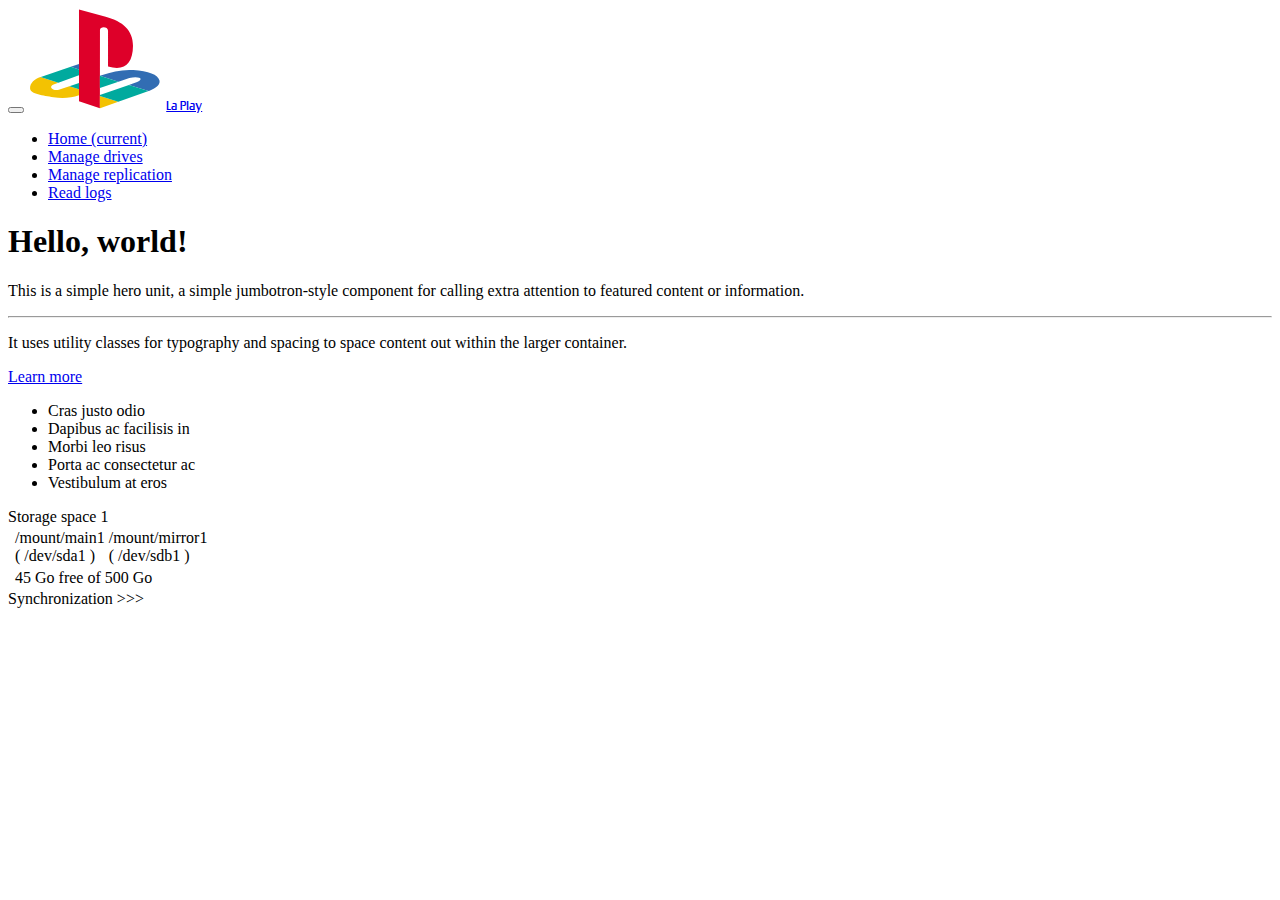
<file: Lab_Frontend_React/TestBootstrap/index.html>
<!doctype html>
<html lang="en">
  <head>
    <!-- Required meta tags -->
    <meta charset="utf-8">
    <meta name="viewport" content="width=device-width, initial-scale=1, shrink-to-fit=no">

    <!-- Bootstrap CSS -->
    <link rel="stylesheet" href="https://stackpath.bootstrapcdn.com/bootstrap/4.1.1/css/bootstrap.min.css" integrity="sha384-WskhaSGFgHYWDcbwN70/dfYBj47jz9qbsMId/iRN3ewGhXQFZCSftd1LZCfmhktB" crossorigin="anonymous">

    <title>Hello, world!</title>
	
	<style>
		@font-face {
			font-family: "Zrnic";
			src: url("Zrnic.woff") format('woff');
		}
	
	</style>
  </head>
  <body class="bg-light">
		<header>
      <!-- Fixed navbar -->
      <nav class="navbar navbar-expand-md navbar-dark fixed-top bg-dark">
        <button class="navbar-toggler" type="button" data-toggle="collapse" data-target="#navbarCollapse" aria-controls="navbarCollapse" aria-expanded="false" aria-label="Toggle navigation">
          <span class="navbar-toggler-icon"></span>
        </button>
		    <img src="PlaystationLogo.svg" class="img-fluid" style="object-fit: cover ;" alt="Responsive image">
        <a class="navbar-brand" href="#" style="font-family: Zrnic;">La Play</a>
        <div class="collapse navbar-collapse" id="navbarCollapse">
          <ul class="navbar-nav mr-auto">
            <li class="nav-item active">
              <a class="nav-link" href="#">Home <span class="sr-only">(current)</span></a>
            </li>
            <li class="nav-item">
              <a class="nav-link" href="#">Manage drives</a>
            </li>
		      	<li class="nav-item">
              <a class="nav-link" href="#">Manage replication</a>
            </li>
            <li class="nav-item">
              <a class="nav-link" href="#">Read logs</a>
            </li>
          </ul>
        </div>
      </nav>
    </header>
  
  
  
		<div class="container">
			<div class="jumbotron">
				<h1 class="display-4">Hello, world!</h1>
				<p class="lead">This is a simple hero unit, a simple jumbotron-style component for calling extra attention to featured content or information.</p>
				<hr class="my-4">
				<p>It uses utility classes for typography and spacing to space content out within the larger container.</p>
				<a class="btn btn-primary btn-lg" href="#" role="button">Learn more</a>
			</div>
			<ul class="list-group">
			  <li class="list-group-item">Cras justo odio</li>
			  <li class="list-group-item">Dapibus ac facilisis in</li>
			  <li class="list-group-item">Morbi leo risus</li>
			  <li class="list-group-item">Porta ac consectetur ac</li>
			  <li class="list-group-item">Vestibulum at eros</li>
			</ul>
			
		</div>
		
		<div class="container">
		  <div class="row">
			  <div class="col">
			    <div class="card">
            <div class="card-header text-center">
              Storage space 1
            </div>
            <table class="table">
              <tbody>
                <tr>
                  <td rowspan="2><img src="Folder.svg" class="img-fluid" /></td>
                  <td>/mount/main1<br>( /dev/sda1 )</td>
                  <td>/mount/mirror1<br>( /dev/sdb1 )</td>
                </tr>
                <tr>
                  <td colspan="2">45 Go free of 500 Go</td>
                </tr>
              </tbody>
            </table>

            <div class="card-footer text-center">
                Synchronization >>>
            </div>
          </div>
			  </div>
		  </div>
		</div>

    <!-- Optional JavaScript -->
    <!-- jQuery first, then Popper.js, then Bootstrap JS -->
    <script src="https://code.jquery.com/jquery-3.3.1.slim.min.js" integrity="sha384-q8i/X+965DzO0rT7abK41JStQIAqVgRVzpbzo5smXKp4YfRvH+8abtTE1Pi6jizo" crossorigin="anonymous"></script>
    <script src="https://cdnjs.cloudflare.com/ajax/libs/popper.js/1.14.3/umd/popper.min.js" integrity="sha384-ZMP7rVo3mIykV+2+9J3UJ46jBk0WLaUAdn689aCwoqbBJiSnjAK/l8WvCWPIPm49" crossorigin="anonymous"></script>
    <script src="https://stackpath.bootstrapcdn.com/bootstrap/4.1.1/js/bootstrap.min.js" integrity="sha384-smHYKdLADwkXOn1EmN1qk/HfnUcbVRZyYmZ4qpPea6sjB/pTJ0euyQp0Mk8ck+5T" crossorigin="anonymous"></script>
  </body>
</html>
</file>
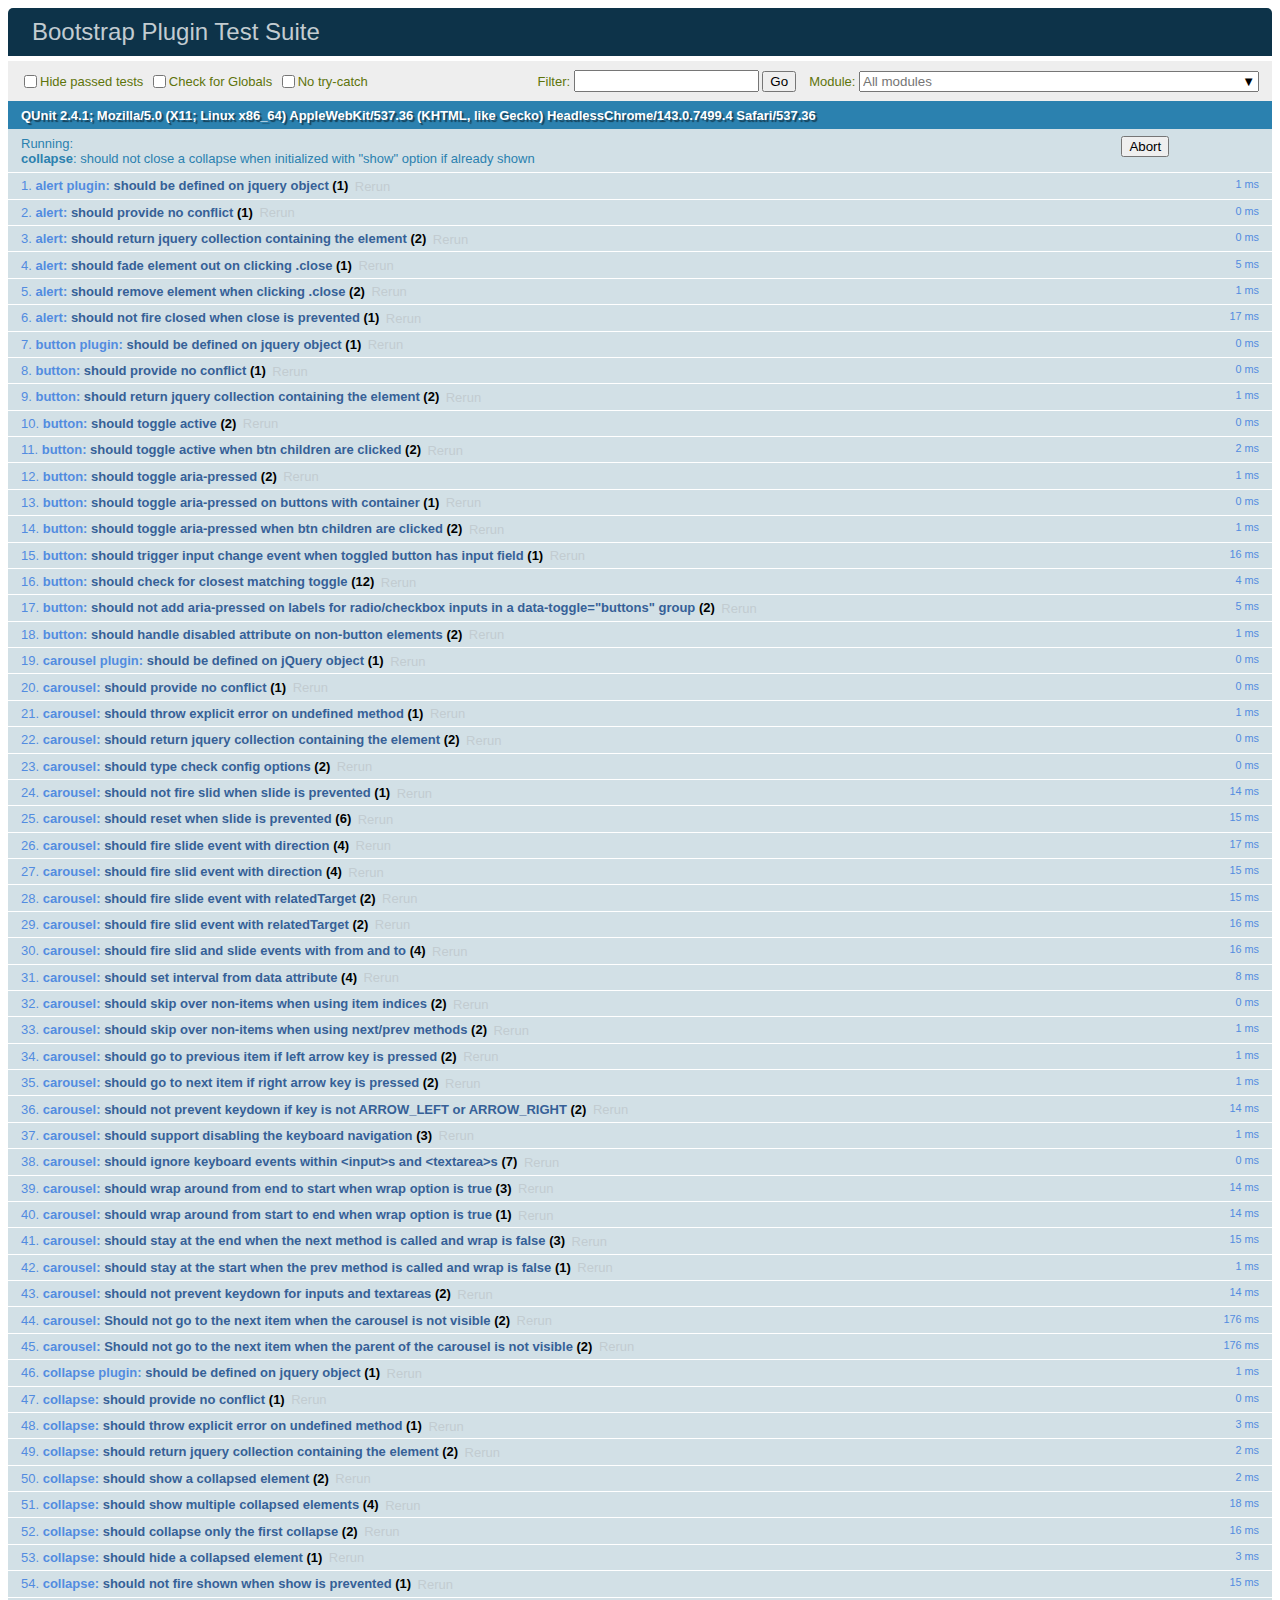
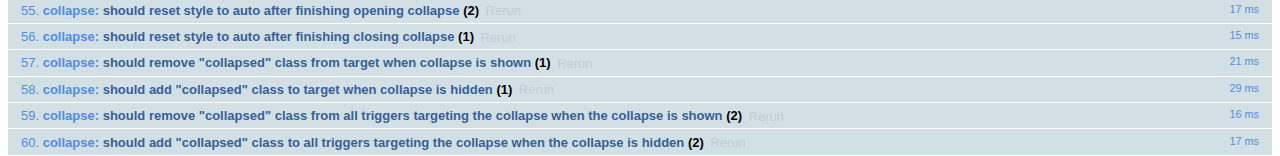
<file: Lab_Frontend_React/Sourcesbootstrap-4.0.0/js/tests/index.html>
<!doctype html>
<html lang="en">
  <head>
    <meta charset="utf-8">
    <meta name="viewport" content="width=device-width, initial-scale=1, shrink-to-fit=no">
    <title>Bootstrap Plugin Test Suite</title>

    <!-- jQuery -->
    <script>
      (function () {
        var path = '../../assets/js/vendor/jquery-slim.min.js'
        // get jquery param from the query string.
        var jQueryVersion = location.search.match(/[?&]jquery=(.*?)(?=&|$)/)

        // If a version was specified, use that version from our vendor folder
        if (jQueryVersion) {
          path = 'vendor/jquery-' + jQueryVersion[1] + '.min.js'
        }
        document.write('<script src="' + path + '"><\/script>')
      }())
    </script>
    <script src="../../assets/js/vendor/popper.min.js"></script>

    <!-- QUnit -->
    <link rel="stylesheet" href="vendor/qunit.css" media="screen">
    <script src="vendor/qunit.js"></script>

    <script>
      // Disable jQuery event aliases to ensure we don't accidentally use any of them
      [
        'blur',
        'focus',
        'focusin',
        'focusout',
        'resize',
        'scroll',
        'click',
        'dblclick',
        'mousedown',
        'mouseup',
        'mousemove',
        'mouseover',
        'mouseout',
        'mouseenter',
        'mouseleave',
        'change',
        'select',
        'submit',
        'keydown',
        'keypress',
        'keyup',
        'contextmenu'
      ].forEach(function(eventAlias) {
        $.fn[eventAlias] = function() {
          throw new Error('Using the ".' + eventAlias + '()" method is not allowed, so that Bootstrap can be compatible with custom jQuery builds which exclude the "event aliases" module that defines said method. See https://github.com/twbs/bootstrap/blob/master/CONTRIBUTING.md#js')
        }
      })

      // Require assert.expect in each test
      QUnit.config.requireExpects = true

      // See https://github.com/axemclion/grunt-saucelabs#test-result-details-with-qunit
      var log = []
      var testName

      QUnit.done(function(testResults) {
        var tests = []
        for (var i = 0; i < log.length; i++) {
          var details = log[i]
          tests.push({
            name: details.name,
            result: details.result,
            expected: details.expected,
            actual: details.actual,
            source: details.source
          })
        }
        testResults.tests = tests

        window.global_test_results = testResults
      })

      QUnit.testStart(function(testDetails) {
        QUnit.log(function(details) {
          if (!details.result) {
            details.name = testDetails.name
            log.push(details)
          }
        })
      })

      // Display fixture on-screen on iOS to avoid false positives
      // See https://github.com/twbs/bootstrap/pull/15955
      if (/iPhone|iPad|iPod/.test(navigator.userAgent)) {
        QUnit.begin(function() {
          $('#qunit-fixture').css({ top: 0, left: 0 })
        })

        QUnit.done(function() {
          $('#qunit-fixture').css({ top: '', left: '' })
        })
      }
    </script>

    <!-- Transpiled Plugins -->
    <script src="../dist/util.js"></script>
    <script src="../dist/alert.js"></script>
    <script src="../dist/button.js"></script>
    <script src="../dist/carousel.js"></script>
    <script src="../dist/collapse.js"></script>
    <script src="../dist/dropdown.js"></script>
    <script src="../dist/modal.js"></script>
    <script src="../dist/scrollspy.js"></script>
    <script src="../dist/tab.js"></script>
    <script src="../dist/tooltip.js"></script>
    <script src="../dist/popover.js"></script>

    <!-- Unit Tests -->
    <script src="unit/alert.js"></script>
    <script src="unit/button.js"></script>
    <script src="unit/carousel.js"></script>
    <script src="unit/collapse.js"></script>
    <script src="unit/dropdown.js"></script>
    <script src="unit/modal.js"></script>
    <script src="unit/scrollspy.js"></script>
    <script src="unit/tab.js"></script>
    <script src="unit/tooltip.js"></script>
    <script src="unit/popover.js"></script>
    <script src="unit/util.js"></script>
  </head>
  <body>
    <div id="qunit-container">
      <div id="qunit"></div>
      <div id="qunit-fixture"></div>
    </div>
  </body>
</html>
</file>
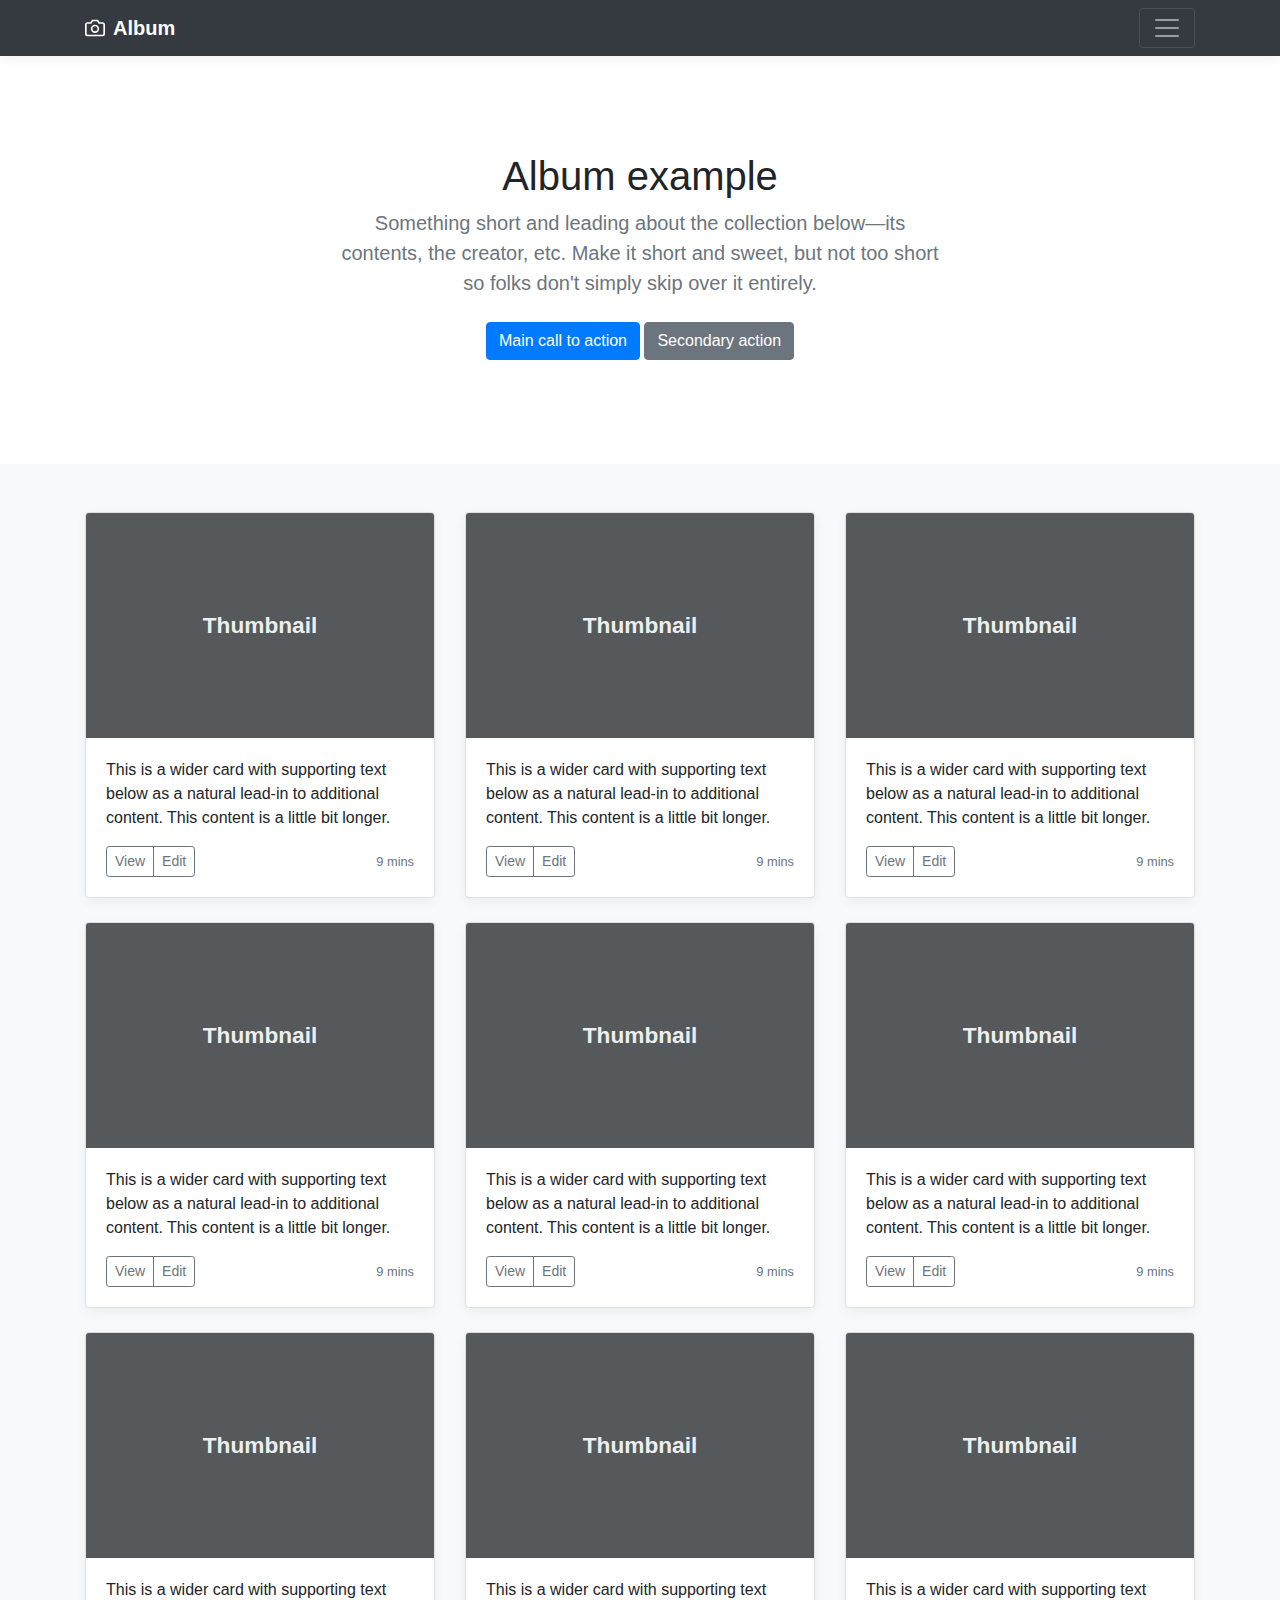
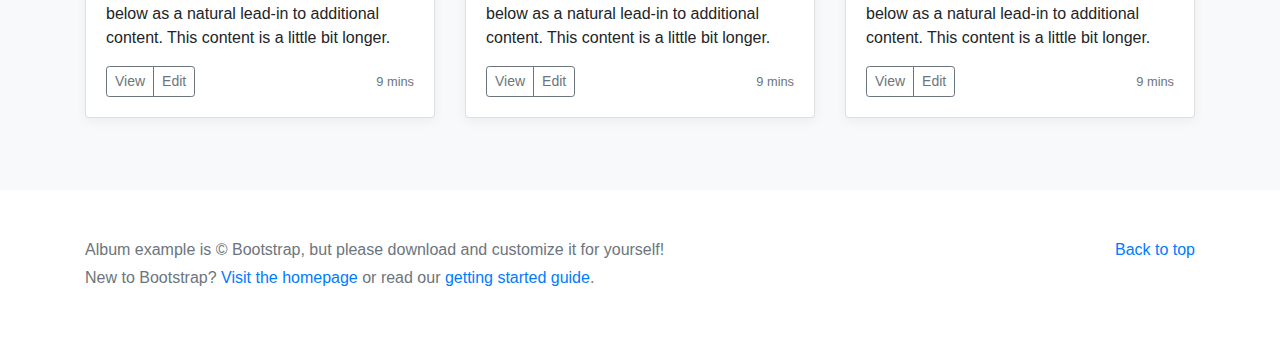
<file: Lab_Frontend_React/Sourcesbootstrap-4.0.0/docs/4.0/examples/album/index.html>
<!doctype html>
<html lang="en">
  <head>
    <meta charset="utf-8">
    <meta name="viewport" content="width=device-width, initial-scale=1, shrink-to-fit=no">
    <meta name="description" content="">
    <meta name="author" content="">
    <link rel="icon" href="../../../../favicon.ico">

    <title>Album example for Bootstrap</title>

    <!-- Bootstrap core CSS -->
    <link href="../../../../dist/css/bootstrap.min.css" rel="stylesheet">

    <!-- Custom styles for this template -->
    <link href="album.css" rel="stylesheet">
  </head>

  <body>

    <header>
      <div class="collapse bg-dark" id="navbarHeader">
        <div class="container">
          <div class="row">
            <div class="col-sm-8 col-md-7 py-4">
              <h4 class="text-white">About</h4>
              <p class="text-muted">Add some information about the album below, the author, or any other background context. Make it a few sentences long so folks can pick up some informative tidbits. Then, link them off to some social networking sites or contact information.</p>
            </div>
            <div class="col-sm-4 offset-md-1 py-4">
              <h4 class="text-white">Contact</h4>
              <ul class="list-unstyled">
                <li><a href="#" class="text-white">Follow on Twitter</a></li>
                <li><a href="#" class="text-white">Like on Facebook</a></li>
                <li><a href="#" class="text-white">Email me</a></li>
              </ul>
            </div>
          </div>
        </div>
      </div>
      <div class="navbar navbar-dark bg-dark box-shadow">
        <div class="container d-flex justify-content-between">
          <a href="#" class="navbar-brand d-flex align-items-center">
            <svg xmlns="http://www.w3.org/2000/svg" width="20" height="20" viewBox="0 0 24 24" fill="none" stroke="currentColor" stroke-width="2" stroke-linecap="round" stroke-linejoin="round" class="mr-2"><path d="M23 19a2 2 0 0 1-2 2H3a2 2 0 0 1-2-2V8a2 2 0 0 1 2-2h4l2-3h6l2 3h4a2 2 0 0 1 2 2z"></path><circle cx="12" cy="13" r="4"></circle></svg>
            <strong>Album</strong>
          </a>
          <button class="navbar-toggler" type="button" data-toggle="collapse" data-target="#navbarHeader" aria-controls="navbarHeader" aria-expanded="false" aria-label="Toggle navigation">
            <span class="navbar-toggler-icon"></span>
          </button>
        </div>
      </div>
    </header>

    <main role="main">

      <section class="jumbotron text-center">
        <div class="container">
          <h1 class="jumbotron-heading">Album example</h1>
          <p class="lead text-muted">Something short and leading about the collection below—its contents, the creator, etc. Make it short and sweet, but not too short so folks don't simply skip over it entirely.</p>
          <p>
            <a href="#" class="btn btn-primary my-2">Main call to action</a>
            <a href="#" class="btn btn-secondary my-2">Secondary action</a>
          </p>
        </div>
      </section>

      <div class="album py-5 bg-light">
        <div class="container">

          <div class="row">
            <div class="col-md-4">
              <div class="card mb-4 box-shadow">
                <img class="card-img-top" data-src="holder.js/100px225?theme=thumb&bg=55595c&fg=eceeef&text=Thumbnail" alt="Card image cap">
                <div class="card-body">
                  <p class="card-text">This is a wider card with supporting text below as a natural lead-in to additional content. This content is a little bit longer.</p>
                  <div class="d-flex justify-content-between align-items-center">
                    <div class="btn-group">
                      <button type="button" class="btn btn-sm btn-outline-secondary">View</button>
                      <button type="button" class="btn btn-sm btn-outline-secondary">Edit</button>
                    </div>
                    <small class="text-muted">9 mins</small>
                  </div>
                </div>
              </div>
            </div>
            <div class="col-md-4">
              <div class="card mb-4 box-shadow">
                <img class="card-img-top" data-src="holder.js/100px225?theme=thumb&bg=55595c&fg=eceeef&text=Thumbnail" alt="Card image cap">
                <div class="card-body">
                  <p class="card-text">This is a wider card with supporting text below as a natural lead-in to additional content. This content is a little bit longer.</p>
                  <div class="d-flex justify-content-between align-items-center">
                    <div class="btn-group">
                      <button type="button" class="btn btn-sm btn-outline-secondary">View</button>
                      <button type="button" class="btn btn-sm btn-outline-secondary">Edit</button>
                    </div>
                    <small class="text-muted">9 mins</small>
                  </div>
                </div>
              </div>
            </div>
            <div class="col-md-4">
              <div class="card mb-4 box-shadow">
                <img class="card-img-top" data-src="holder.js/100px225?theme=thumb&bg=55595c&fg=eceeef&text=Thumbnail" alt="Card image cap">
                <div class="card-body">
                  <p class="card-text">This is a wider card with supporting text below as a natural lead-in to additional content. This content is a little bit longer.</p>
                  <div class="d-flex justify-content-between align-items-center">
                    <div class="btn-group">
                      <button type="button" class="btn btn-sm btn-outline-secondary">View</button>
                      <button type="button" class="btn btn-sm btn-outline-secondary">Edit</button>
                    </div>
                    <small class="text-muted">9 mins</small>
                  </div>
                </div>
              </div>
            </div>

            <div class="col-md-4">
              <div class="card mb-4 box-shadow">
                <img class="card-img-top" data-src="holder.js/100px225?theme=thumb&bg=55595c&fg=eceeef&text=Thumbnail" alt="Card image cap">
                <div class="card-body">
                  <p class="card-text">This is a wider card with supporting text below as a natural lead-in to additional content. This content is a little bit longer.</p>
                  <div class="d-flex justify-content-between align-items-center">
                    <div class="btn-group">
                      <button type="button" class="btn btn-sm btn-outline-secondary">View</button>
                      <button type="button" class="btn btn-sm btn-outline-secondary">Edit</button>
                    </div>
                    <small class="text-muted">9 mins</small>
                  </div>
                </div>
              </div>
            </div>
            <div class="col-md-4">
              <div class="card mb-4 box-shadow">
                <img class="card-img-top" data-src="holder.js/100px225?theme=thumb&bg=55595c&fg=eceeef&text=Thumbnail" alt="Card image cap">
                <div class="card-body">
                  <p class="card-text">This is a wider card with supporting text below as a natural lead-in to additional content. This content is a little bit longer.</p>
                  <div class="d-flex justify-content-between align-items-center">
                    <div class="btn-group">
                      <button type="button" class="btn btn-sm btn-outline-secondary">View</button>
                      <button type="button" class="btn btn-sm btn-outline-secondary">Edit</button>
                    </div>
                    <small class="text-muted">9 mins</small>
                  </div>
                </div>
              </div>
            </div>
            <div class="col-md-4">
              <div class="card mb-4 box-shadow">
                <img class="card-img-top" data-src="holder.js/100px225?theme=thumb&bg=55595c&fg=eceeef&text=Thumbnail" alt="Card image cap">
                <div class="card-body">
                  <p class="card-text">This is a wider card with supporting text below as a natural lead-in to additional content. This content is a little bit longer.</p>
                  <div class="d-flex justify-content-between align-items-center">
                    <div class="btn-group">
                      <button type="button" class="btn btn-sm btn-outline-secondary">View</button>
                      <button type="button" class="btn btn-sm btn-outline-secondary">Edit</button>
                    </div>
                    <small class="text-muted">9 mins</small>
                  </div>
                </div>
              </div>
            </div>

            <div class="col-md-4">
              <div class="card mb-4 box-shadow">
                <img class="card-img-top" data-src="holder.js/100px225?theme=thumb&bg=55595c&fg=eceeef&text=Thumbnail" alt="Card image cap">
                <div class="card-body">
                  <p class="card-text">This is a wider card with supporting text below as a natural lead-in to additional content. This content is a little bit longer.</p>
                  <div class="d-flex justify-content-between align-items-center">
                    <div class="btn-group">
                      <button type="button" class="btn btn-sm btn-outline-secondary">View</button>
                      <button type="button" class="btn btn-sm btn-outline-secondary">Edit</button>
                    </div>
                    <small class="text-muted">9 mins</small>
                  </div>
                </div>
              </div>
            </div>
            <div class="col-md-4">
              <div class="card mb-4 box-shadow">
                <img class="card-img-top" data-src="holder.js/100px225?theme=thumb&bg=55595c&fg=eceeef&text=Thumbnail" alt="Card image cap">
                <div class="card-body">
                  <p class="card-text">This is a wider card with supporting text below as a natural lead-in to additional content. This content is a little bit longer.</p>
                  <div class="d-flex justify-content-between align-items-center">
                    <div class="btn-group">
                      <button type="button" class="btn btn-sm btn-outline-secondary">View</button>
                      <button type="button" class="btn btn-sm btn-outline-secondary">Edit</button>
                    </div>
                    <small class="text-muted">9 mins</small>
                  </div>
                </div>
              </div>
            </div>
            <div class="col-md-4">
              <div class="card mb-4 box-shadow">
                <img class="card-img-top" data-src="holder.js/100px225?theme=thumb&bg=55595c&fg=eceeef&text=Thumbnail" alt="Card image cap">
                <div class="card-body">
                  <p class="card-text">This is a wider card with supporting text below as a natural lead-in to additional content. This content is a little bit longer.</p>
                  <div class="d-flex justify-content-between align-items-center">
                    <div class="btn-group">
                      <button type="button" class="btn btn-sm btn-outline-secondary">View</button>
                      <button type="button" class="btn btn-sm btn-outline-secondary">Edit</button>
                    </div>
                    <small class="text-muted">9 mins</small>
                  </div>
                </div>
              </div>
            </div>
          </div>
        </div>
      </div>

    </main>

    <footer class="text-muted">
      <div class="container">
        <p class="float-right">
          <a href="#">Back to top</a>
        </p>
        <p>Album example is &copy; Bootstrap, but please download and customize it for yourself!</p>
        <p>New to Bootstrap? <a href="../../">Visit the homepage</a> or read our <a href="../../getting-started/">getting started guide</a>.</p>
      </div>
    </footer>

    <!-- Bootstrap core JavaScript
    ================================================== -->
    <!-- Placed at the end of the document so the pages load faster -->
    <script src="https://code.jquery.com/jquery-3.2.1.slim.min.js" integrity="sha384-KJ3o2DKtIkvYIK3UENzmM7KCkRr/rE9/Qpg6aAZGJwFDMVNA/GpGFF93hXpG5KkN" crossorigin="anonymous"></script>
    <script>window.jQuery || document.write('<script src="../../../../assets/js/vendor/jquery-slim.min.js"><\/script>')</script>
    <script src="../../../../assets/js/vendor/popper.min.js"></script>
    <script src="../../../../dist/js/bootstrap.min.js"></script>
    <script src="../../../../assets/js/vendor/holder.min.js"></script>
  </body>
</html>
</file>
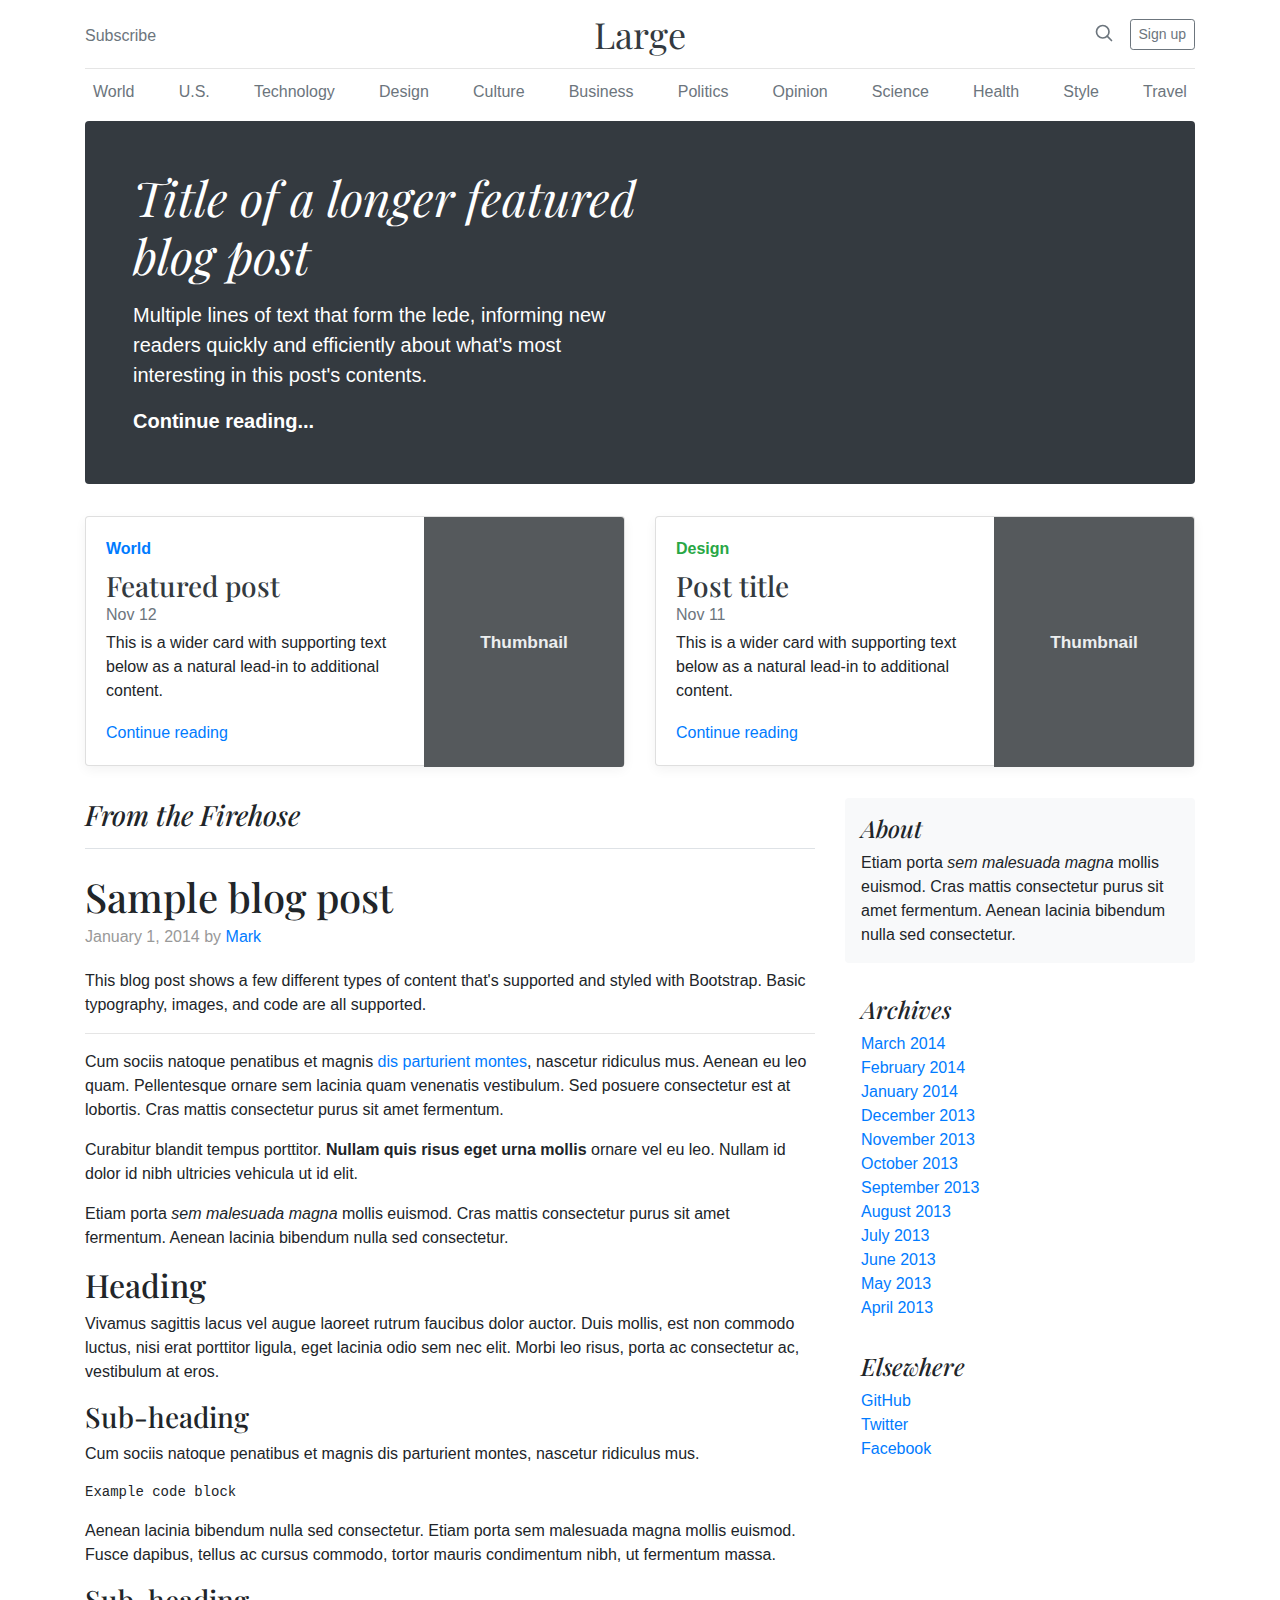
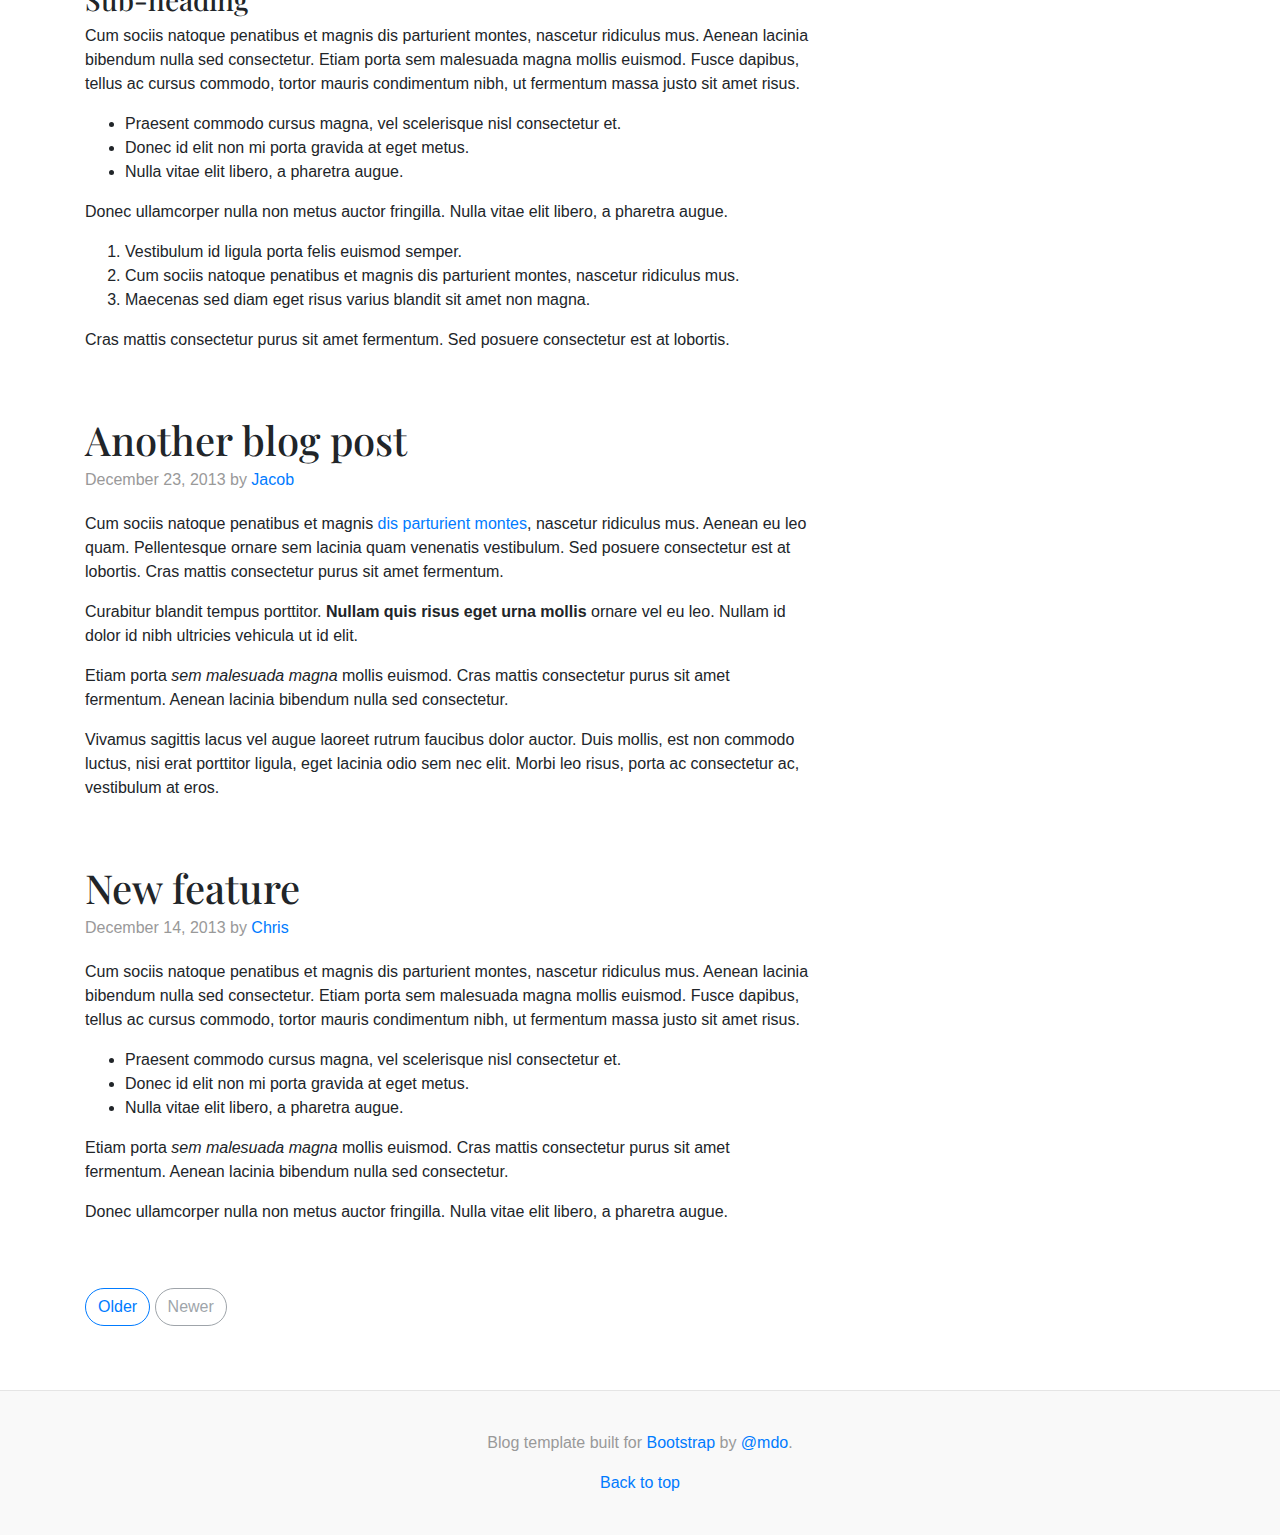
<file: Lab_Frontend_React/Sourcesbootstrap-4.0.0/docs/4.0/examples/blog/index.html>
<!doctype html>
<html lang="en">
  <head>
    <meta charset="utf-8">
    <meta name="viewport" content="width=device-width, initial-scale=1, shrink-to-fit=no">
    <meta name="description" content="">
    <meta name="author" content="">
    <link rel="icon" href="../../../../favicon.ico">

    <title>Blog Template for Bootstrap</title>

    <!-- Bootstrap core CSS -->
    <link href="../../../../dist/css/bootstrap.min.css" rel="stylesheet">

    <!-- Custom styles for this template -->
    <link href="https://fonts.googleapis.com/css?family=Playfair+Display:700,900" rel="stylesheet">
    <link href="blog.css" rel="stylesheet">
  </head>

  <body>

    <div class="container">
      <header class="blog-header py-3">
        <div class="row flex-nowrap justify-content-between align-items-center">
          <div class="col-4 pt-1">
            <a class="text-muted" href="#">Subscribe</a>
          </div>
          <div class="col-4 text-center">
            <a class="blog-header-logo text-dark" href="#">Large</a>
          </div>
          <div class="col-4 d-flex justify-content-end align-items-center">
            <a class="text-muted" href="#">
              <svg xmlns="http://www.w3.org/2000/svg" width="20" height="20" viewBox="0 0 24 24" fill="none" stroke="currentColor" stroke-width="2" stroke-linecap="round" stroke-linejoin="round" class="mx-3"><circle cx="10.5" cy="10.5" r="7.5"></circle><line x1="21" y1="21" x2="15.8" y2="15.8"></line></svg>
            </a>
            <a class="btn btn-sm btn-outline-secondary" href="#">Sign up</a>
          </div>
        </div>
      </header>

      <div class="nav-scroller py-1 mb-2">
        <nav class="nav d-flex justify-content-between">
          <a class="p-2 text-muted" href="#">World</a>
          <a class="p-2 text-muted" href="#">U.S.</a>
          <a class="p-2 text-muted" href="#">Technology</a>
          <a class="p-2 text-muted" href="#">Design</a>
          <a class="p-2 text-muted" href="#">Culture</a>
          <a class="p-2 text-muted" href="#">Business</a>
          <a class="p-2 text-muted" href="#">Politics</a>
          <a class="p-2 text-muted" href="#">Opinion</a>
          <a class="p-2 text-muted" href="#">Science</a>
          <a class="p-2 text-muted" href="#">Health</a>
          <a class="p-2 text-muted" href="#">Style</a>
          <a class="p-2 text-muted" href="#">Travel</a>
        </nav>
      </div>

      <div class="jumbotron p-3 p-md-5 text-white rounded bg-dark">
        <div class="col-md-6 px-0">
          <h1 class="display-4 font-italic">Title of a longer featured blog post</h1>
          <p class="lead my-3">Multiple lines of text that form the lede, informing new readers quickly and efficiently about what's most interesting in this post's contents.</p>
          <p class="lead mb-0"><a href="#" class="text-white font-weight-bold">Continue reading...</a></p>
        </div>
      </div>

      <div class="row mb-2">
        <div class="col-md-6">
          <div class="card flex-md-row mb-4 box-shadow h-md-250">
            <div class="card-body d-flex flex-column align-items-start">
              <strong class="d-inline-block mb-2 text-primary">World</strong>
              <h3 class="mb-0">
                <a class="text-dark" href="#">Featured post</a>
              </h3>
              <div class="mb-1 text-muted">Nov 12</div>
              <p class="card-text mb-auto">This is a wider card with supporting text below as a natural lead-in to additional content.</p>
              <a href="#">Continue reading</a>
            </div>
            <img class="card-img-right flex-auto d-none d-md-block" data-src="holder.js/200x250?theme=thumb" alt="Card image cap">
          </div>
        </div>
        <div class="col-md-6">
          <div class="card flex-md-row mb-4 box-shadow h-md-250">
            <div class="card-body d-flex flex-column align-items-start">
              <strong class="d-inline-block mb-2 text-success">Design</strong>
              <h3 class="mb-0">
                <a class="text-dark" href="#">Post title</a>
              </h3>
              <div class="mb-1 text-muted">Nov 11</div>
              <p class="card-text mb-auto">This is a wider card with supporting text below as a natural lead-in to additional content.</p>
              <a href="#">Continue reading</a>
            </div>
            <img class="card-img-right flex-auto d-none d-md-block" data-src="holder.js/200x250?theme=thumb" alt="Card image cap">
          </div>
        </div>
      </div>
    </div>

    <main role="main" class="container">
      <div class="row">
        <div class="col-md-8 blog-main">
          <h3 class="pb-3 mb-4 font-italic border-bottom">
            From the Firehose
          </h3>

          <div class="blog-post">
            <h2 class="blog-post-title">Sample blog post</h2>
            <p class="blog-post-meta">January 1, 2014 by <a href="#">Mark</a></p>

            <p>This blog post shows a few different types of content that's supported and styled with Bootstrap. Basic typography, images, and code are all supported.</p>
            <hr>
            <p>Cum sociis natoque penatibus et magnis <a href="#">dis parturient montes</a>, nascetur ridiculus mus. Aenean eu leo quam. Pellentesque ornare sem lacinia quam venenatis vestibulum. Sed posuere consectetur est at lobortis. Cras mattis consectetur purus sit amet fermentum.</p>
            <blockquote>
              <p>Curabitur blandit tempus porttitor. <strong>Nullam quis risus eget urna mollis</strong> ornare vel eu leo. Nullam id dolor id nibh ultricies vehicula ut id elit.</p>
            </blockquote>
            <p>Etiam porta <em>sem malesuada magna</em> mollis euismod. Cras mattis consectetur purus sit amet fermentum. Aenean lacinia bibendum nulla sed consectetur.</p>
            <h2>Heading</h2>
            <p>Vivamus sagittis lacus vel augue laoreet rutrum faucibus dolor auctor. Duis mollis, est non commodo luctus, nisi erat porttitor ligula, eget lacinia odio sem nec elit. Morbi leo risus, porta ac consectetur ac, vestibulum at eros.</p>
            <h3>Sub-heading</h3>
            <p>Cum sociis natoque penatibus et magnis dis parturient montes, nascetur ridiculus mus.</p>
            <pre><code>Example code block</code></pre>
            <p>Aenean lacinia bibendum nulla sed consectetur. Etiam porta sem malesuada magna mollis euismod. Fusce dapibus, tellus ac cursus commodo, tortor mauris condimentum nibh, ut fermentum massa.</p>
            <h3>Sub-heading</h3>
            <p>Cum sociis natoque penatibus et magnis dis parturient montes, nascetur ridiculus mus. Aenean lacinia bibendum nulla sed consectetur. Etiam porta sem malesuada magna mollis euismod. Fusce dapibus, tellus ac cursus commodo, tortor mauris condimentum nibh, ut fermentum massa justo sit amet risus.</p>
            <ul>
              <li>Praesent commodo cursus magna, vel scelerisque nisl consectetur et.</li>
              <li>Donec id elit non mi porta gravida at eget metus.</li>
              <li>Nulla vitae elit libero, a pharetra augue.</li>
            </ul>
            <p>Donec ullamcorper nulla non metus auctor fringilla. Nulla vitae elit libero, a pharetra augue.</p>
            <ol>
              <li>Vestibulum id ligula porta felis euismod semper.</li>
              <li>Cum sociis natoque penatibus et magnis dis parturient montes, nascetur ridiculus mus.</li>
              <li>Maecenas sed diam eget risus varius blandit sit amet non magna.</li>
            </ol>
            <p>Cras mattis consectetur purus sit amet fermentum. Sed posuere consectetur est at lobortis.</p>
          </div><!-- /.blog-post -->

          <div class="blog-post">
            <h2 class="blog-post-title">Another blog post</h2>
            <p class="blog-post-meta">December 23, 2013 by <a href="#">Jacob</a></p>

            <p>Cum sociis natoque penatibus et magnis <a href="#">dis parturient montes</a>, nascetur ridiculus mus. Aenean eu leo quam. Pellentesque ornare sem lacinia quam venenatis vestibulum. Sed posuere consectetur est at lobortis. Cras mattis consectetur purus sit amet fermentum.</p>
            <blockquote>
              <p>Curabitur blandit tempus porttitor. <strong>Nullam quis risus eget urna mollis</strong> ornare vel eu leo. Nullam id dolor id nibh ultricies vehicula ut id elit.</p>
            </blockquote>
            <p>Etiam porta <em>sem malesuada magna</em> mollis euismod. Cras mattis consectetur purus sit amet fermentum. Aenean lacinia bibendum nulla sed consectetur.</p>
            <p>Vivamus sagittis lacus vel augue laoreet rutrum faucibus dolor auctor. Duis mollis, est non commodo luctus, nisi erat porttitor ligula, eget lacinia odio sem nec elit. Morbi leo risus, porta ac consectetur ac, vestibulum at eros.</p>
          </div><!-- /.blog-post -->

          <div class="blog-post">
            <h2 class="blog-post-title">New feature</h2>
            <p class="blog-post-meta">December 14, 2013 by <a href="#">Chris</a></p>

            <p>Cum sociis natoque penatibus et magnis dis parturient montes, nascetur ridiculus mus. Aenean lacinia bibendum nulla sed consectetur. Etiam porta sem malesuada magna mollis euismod. Fusce dapibus, tellus ac cursus commodo, tortor mauris condimentum nibh, ut fermentum massa justo sit amet risus.</p>
            <ul>
              <li>Praesent commodo cursus magna, vel scelerisque nisl consectetur et.</li>
              <li>Donec id elit non mi porta gravida at eget metus.</li>
              <li>Nulla vitae elit libero, a pharetra augue.</li>
            </ul>
            <p>Etiam porta <em>sem malesuada magna</em> mollis euismod. Cras mattis consectetur purus sit amet fermentum. Aenean lacinia bibendum nulla sed consectetur.</p>
            <p>Donec ullamcorper nulla non metus auctor fringilla. Nulla vitae elit libero, a pharetra augue.</p>
          </div><!-- /.blog-post -->

          <nav class="blog-pagination">
            <a class="btn btn-outline-primary" href="#">Older</a>
            <a class="btn btn-outline-secondary disabled" href="#">Newer</a>
          </nav>

        </div><!-- /.blog-main -->

        <aside class="col-md-4 blog-sidebar">
          <div class="p-3 mb-3 bg-light rounded">
            <h4 class="font-italic">About</h4>
            <p class="mb-0">Etiam porta <em>sem malesuada magna</em> mollis euismod. Cras mattis consectetur purus sit amet fermentum. Aenean lacinia bibendum nulla sed consectetur.</p>
          </div>

          <div class="p-3">
            <h4 class="font-italic">Archives</h4>
            <ol class="list-unstyled mb-0">
              <li><a href="#">March 2014</a></li>
              <li><a href="#">February 2014</a></li>
              <li><a href="#">January 2014</a></li>
              <li><a href="#">December 2013</a></li>
              <li><a href="#">November 2013</a></li>
              <li><a href="#">October 2013</a></li>
              <li><a href="#">September 2013</a></li>
              <li><a href="#">August 2013</a></li>
              <li><a href="#">July 2013</a></li>
              <li><a href="#">June 2013</a></li>
              <li><a href="#">May 2013</a></li>
              <li><a href="#">April 2013</a></li>
            </ol>
          </div>

          <div class="p-3">
            <h4 class="font-italic">Elsewhere</h4>
            <ol class="list-unstyled">
              <li><a href="#">GitHub</a></li>
              <li><a href="#">Twitter</a></li>
              <li><a href="#">Facebook</a></li>
            </ol>
          </div>
        </aside><!-- /.blog-sidebar -->

      </div><!-- /.row -->

    </main><!-- /.container -->

    <footer class="blog-footer">
      <p>Blog template built for <a href="https://getbootstrap.com/">Bootstrap</a> by <a href="https://twitter.com/mdo">@mdo</a>.</p>
      <p>
        <a href="#">Back to top</a>
      </p>
    </footer>

    <!-- Bootstrap core JavaScript
    ================================================== -->
    <!-- Placed at the end of the document so the pages load faster -->
    <script src="https://code.jquery.com/jquery-3.2.1.slim.min.js" integrity="sha384-KJ3o2DKtIkvYIK3UENzmM7KCkRr/rE9/Qpg6aAZGJwFDMVNA/GpGFF93hXpG5KkN" crossorigin="anonymous"></script>
    <script>window.jQuery || document.write('<script src="../../../../assets/js/vendor/jquery-slim.min.js"><\/script>')</script>
    <script src="../../../../assets/js/vendor/popper.min.js"></script>
    <script src="../../../../dist/js/bootstrap.min.js"></script>
    <script src="../../../../assets/js/vendor/holder.min.js"></script>
    <script>
      Holder.addTheme('thumb', {
        bg: '#55595c',
        fg: '#eceeef',
        text: 'Thumbnail'
      });
    </script>
  </body>
</html>
</file>
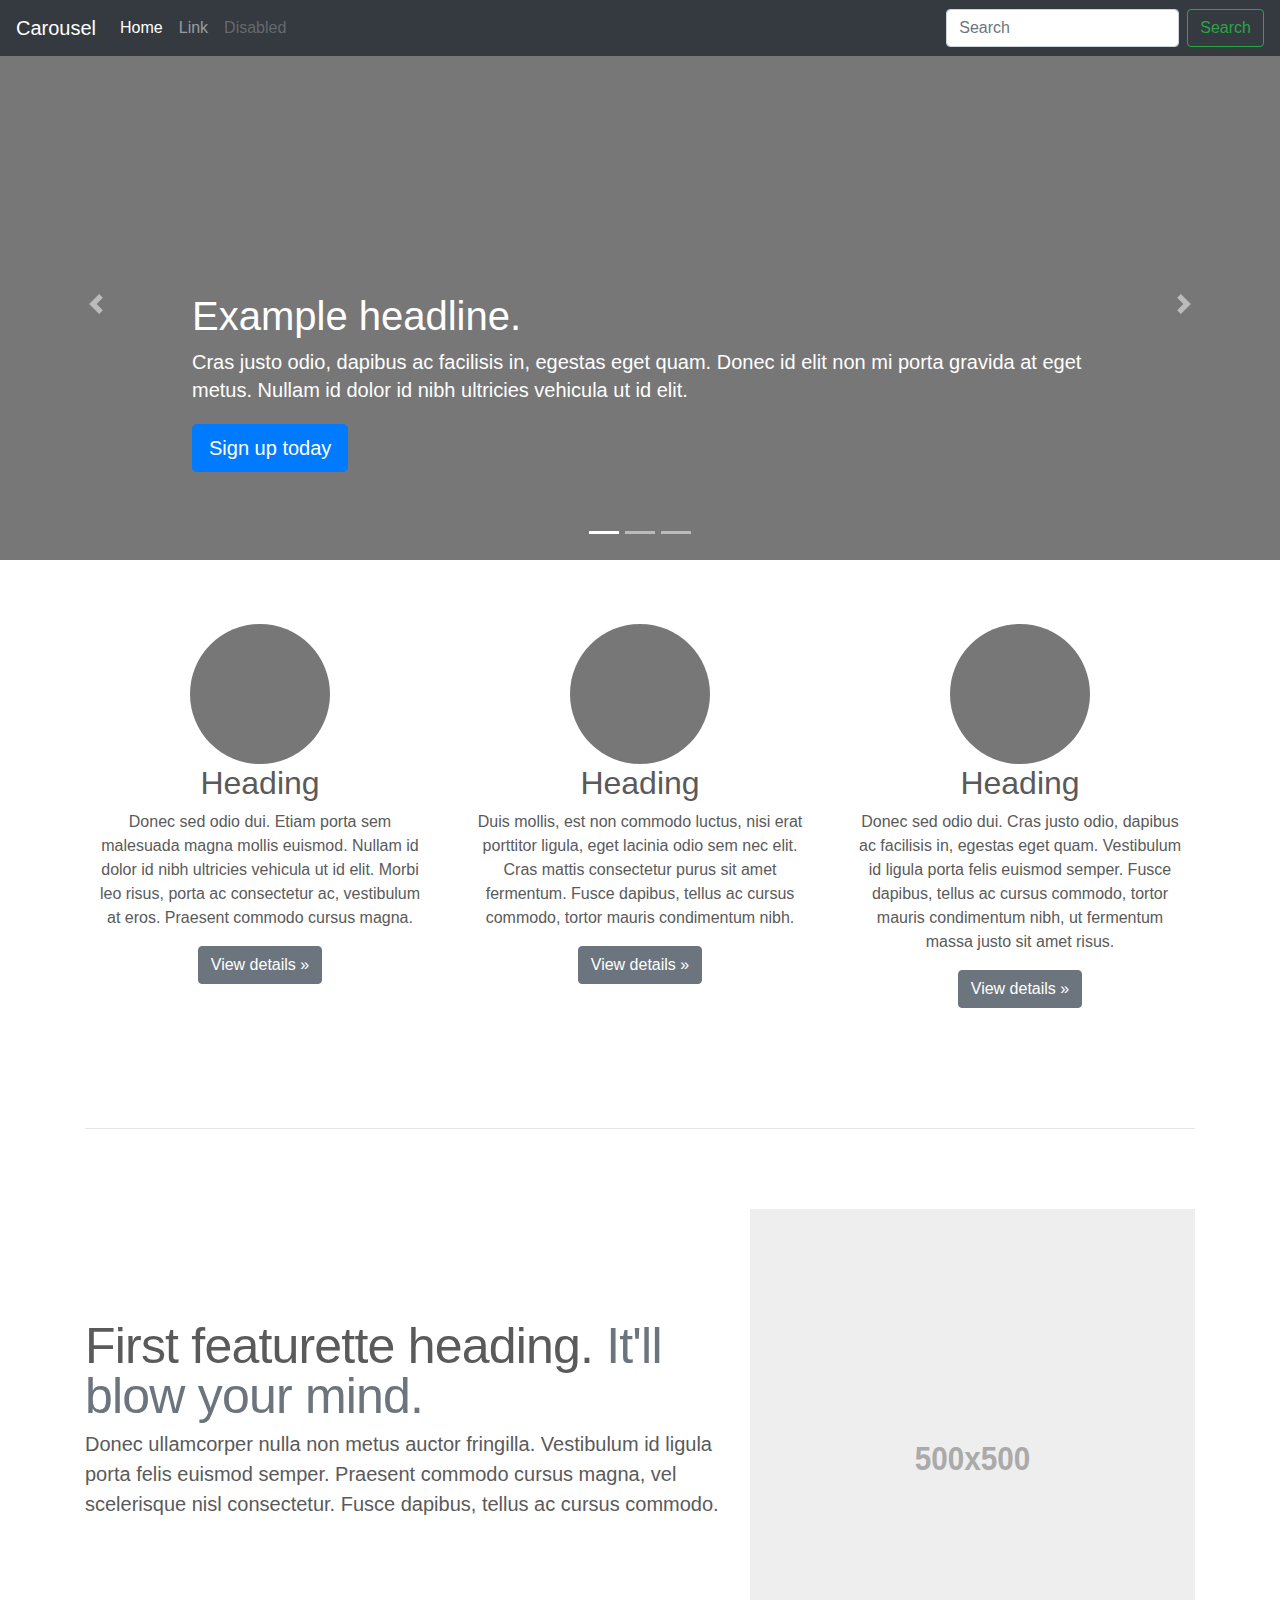
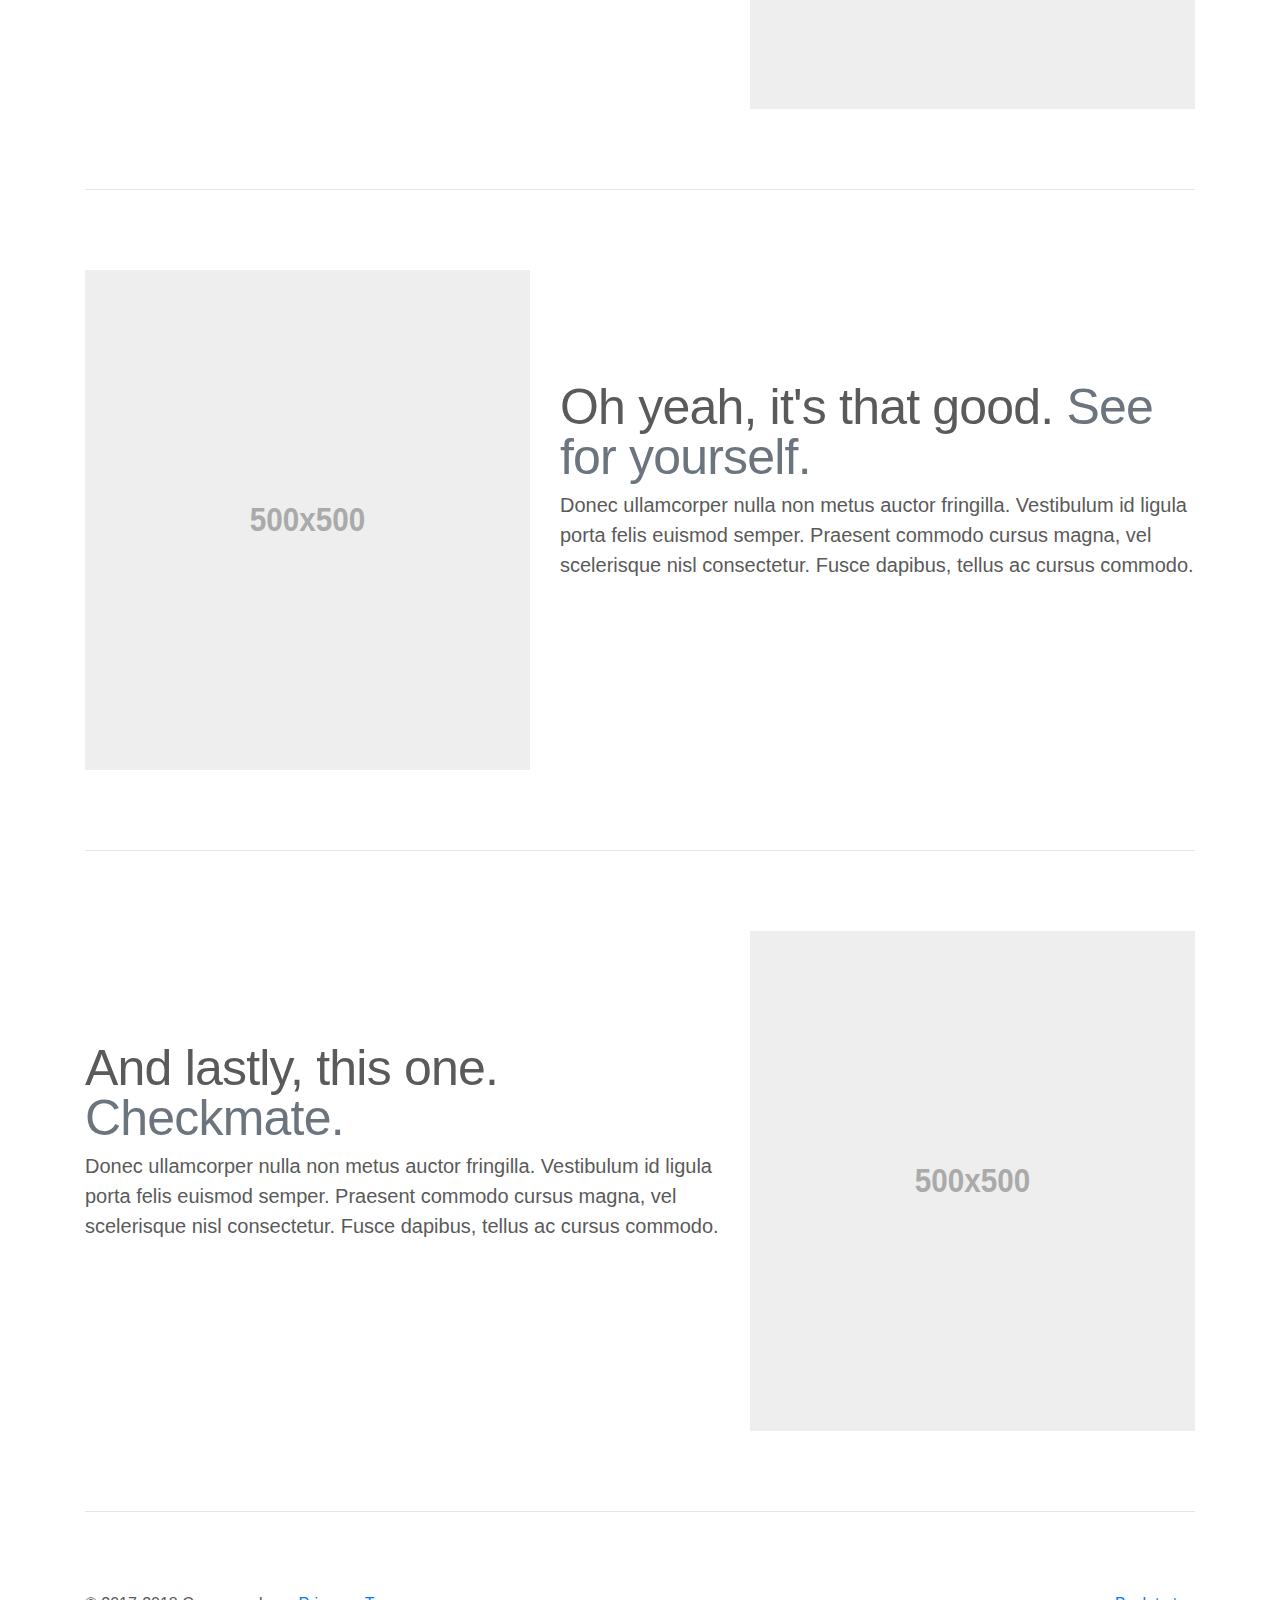
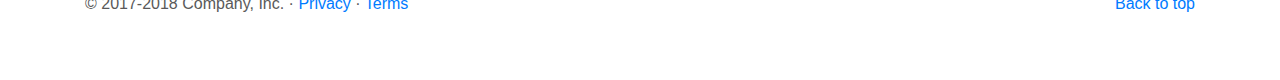
<file: Lab_Frontend_React/Sourcesbootstrap-4.0.0/docs/4.0/examples/carousel/index.html>
<!doctype html>
<html lang="en">
  <head>
    <meta charset="utf-8">
    <meta name="viewport" content="width=device-width, initial-scale=1, shrink-to-fit=no">
    <meta name="description" content="">
    <meta name="author" content="">
    <link rel="icon" href="../../../../favicon.ico">

    <title>Carousel Template for Bootstrap</title>

    <!-- Bootstrap core CSS -->
    <link href="../../../../dist/css/bootstrap.min.css" rel="stylesheet">

    <!-- Custom styles for this template -->
    <link href="carousel.css" rel="stylesheet">
  </head>
  <body>

    <header>
      <nav class="navbar navbar-expand-md navbar-dark fixed-top bg-dark">
        <a class="navbar-brand" href="#">Carousel</a>
        <button class="navbar-toggler" type="button" data-toggle="collapse" data-target="#navbarCollapse" aria-controls="navbarCollapse" aria-expanded="false" aria-label="Toggle navigation">
          <span class="navbar-toggler-icon"></span>
        </button>
        <div class="collapse navbar-collapse" id="navbarCollapse">
          <ul class="navbar-nav mr-auto">
            <li class="nav-item active">
              <a class="nav-link" href="#">Home <span class="sr-only">(current)</span></a>
            </li>
            <li class="nav-item">
              <a class="nav-link" href="#">Link</a>
            </li>
            <li class="nav-item">
              <a class="nav-link disabled" href="#">Disabled</a>
            </li>
          </ul>
          <form class="form-inline mt-2 mt-md-0">
            <input class="form-control mr-sm-2" type="text" placeholder="Search" aria-label="Search">
            <button class="btn btn-outline-success my-2 my-sm-0" type="submit">Search</button>
          </form>
        </div>
      </nav>
    </header>

    <main role="main">

      <div id="myCarousel" class="carousel slide" data-ride="carousel">
        <ol class="carousel-indicators">
          <li data-target="#myCarousel" data-slide-to="0" class="active"></li>
          <li data-target="#myCarousel" data-slide-to="1"></li>
          <li data-target="#myCarousel" data-slide-to="2"></li>
        </ol>
        <div class="carousel-inner">
          <div class="carousel-item active">
            <img class="first-slide" src="[data-uri]" alt="First slide">
            <div class="container">
              <div class="carousel-caption text-left">
                <h1>Example headline.</h1>
                <p>Cras justo odio, dapibus ac facilisis in, egestas eget quam. Donec id elit non mi porta gravida at eget metus. Nullam id dolor id nibh ultricies vehicula ut id elit.</p>
                <p><a class="btn btn-lg btn-primary" href="#" role="button">Sign up today</a></p>
              </div>
            </div>
          </div>
          <div class="carousel-item">
            <img class="second-slide" src="[data-uri]" alt="Second slide">
            <div class="container">
              <div class="carousel-caption">
                <h1>Another example headline.</h1>
                <p>Cras justo odio, dapibus ac facilisis in, egestas eget quam. Donec id elit non mi porta gravida at eget metus. Nullam id dolor id nibh ultricies vehicula ut id elit.</p>
                <p><a class="btn btn-lg btn-primary" href="#" role="button">Learn more</a></p>
              </div>
            </div>
          </div>
          <div class="carousel-item">
            <img class="third-slide" src="[data-uri]" alt="Third slide">
            <div class="container">
              <div class="carousel-caption text-right">
                <h1>One more for good measure.</h1>
                <p>Cras justo odio, dapibus ac facilisis in, egestas eget quam. Donec id elit non mi porta gravida at eget metus. Nullam id dolor id nibh ultricies vehicula ut id elit.</p>
                <p><a class="btn btn-lg btn-primary" href="#" role="button">Browse gallery</a></p>
              </div>
            </div>
          </div>
        </div>
        <a class="carousel-control-prev" href="#myCarousel" role="button" data-slide="prev">
          <span class="carousel-control-prev-icon" aria-hidden="true"></span>
          <span class="sr-only">Previous</span>
        </a>
        <a class="carousel-control-next" href="#myCarousel" role="button" data-slide="next">
          <span class="carousel-control-next-icon" aria-hidden="true"></span>
          <span class="sr-only">Next</span>
        </a>
      </div>


      <!-- Marketing messaging and featurettes
      ================================================== -->
      <!-- Wrap the rest of the page in another container to center all the content. -->

      <div class="container marketing">

        <!-- Three columns of text below the carousel -->
        <div class="row">
          <div class="col-lg-4">
            <img class="rounded-circle" src="[data-uri]" alt="Generic placeholder image" width="140" height="140">
            <h2>Heading</h2>
            <p>Donec sed odio dui. Etiam porta sem malesuada magna mollis euismod. Nullam id dolor id nibh ultricies vehicula ut id elit. Morbi leo risus, porta ac consectetur ac, vestibulum at eros. Praesent commodo cursus magna.</p>
            <p><a class="btn btn-secondary" href="#" role="button">View details &raquo;</a></p>
          </div><!-- /.col-lg-4 -->
          <div class="col-lg-4">
            <img class="rounded-circle" src="[data-uri]" alt="Generic placeholder image" width="140" height="140">
            <h2>Heading</h2>
            <p>Duis mollis, est non commodo luctus, nisi erat porttitor ligula, eget lacinia odio sem nec elit. Cras mattis consectetur purus sit amet fermentum. Fusce dapibus, tellus ac cursus commodo, tortor mauris condimentum nibh.</p>
            <p><a class="btn btn-secondary" href="#" role="button">View details &raquo;</a></p>
          </div><!-- /.col-lg-4 -->
          <div class="col-lg-4">
            <img class="rounded-circle" src="[data-uri]" alt="Generic placeholder image" width="140" height="140">
            <h2>Heading</h2>
            <p>Donec sed odio dui. Cras justo odio, dapibus ac facilisis in, egestas eget quam. Vestibulum id ligula porta felis euismod semper. Fusce dapibus, tellus ac cursus commodo, tortor mauris condimentum nibh, ut fermentum massa justo sit amet risus.</p>
            <p><a class="btn btn-secondary" href="#" role="button">View details &raquo;</a></p>
          </div><!-- /.col-lg-4 -->
        </div><!-- /.row -->


        <!-- START THE FEATURETTES -->

        <hr class="featurette-divider">

        <div class="row featurette">
          <div class="col-md-7">
            <h2 class="featurette-heading">First featurette heading. <span class="text-muted">It'll blow your mind.</span></h2>
            <p class="lead">Donec ullamcorper nulla non metus auctor fringilla. Vestibulum id ligula porta felis euismod semper. Praesent commodo cursus magna, vel scelerisque nisl consectetur. Fusce dapibus, tellus ac cursus commodo.</p>
          </div>
          <div class="col-md-5">
            <img class="featurette-image img-fluid mx-auto" data-src="holder.js/500x500/auto" alt="Generic placeholder image">
          </div>
        </div>

        <hr class="featurette-divider">

        <div class="row featurette">
          <div class="col-md-7 order-md-2">
            <h2 class="featurette-heading">Oh yeah, it's that good. <span class="text-muted">See for yourself.</span></h2>
            <p class="lead">Donec ullamcorper nulla non metus auctor fringilla. Vestibulum id ligula porta felis euismod semper. Praesent commodo cursus magna, vel scelerisque nisl consectetur. Fusce dapibus, tellus ac cursus commodo.</p>
          </div>
          <div class="col-md-5 order-md-1">
            <img class="featurette-image img-fluid mx-auto" data-src="holder.js/500x500/auto" alt="Generic placeholder image">
          </div>
        </div>

        <hr class="featurette-divider">

        <div class="row featurette">
          <div class="col-md-7">
            <h2 class="featurette-heading">And lastly, this one. <span class="text-muted">Checkmate.</span></h2>
            <p class="lead">Donec ullamcorper nulla non metus auctor fringilla. Vestibulum id ligula porta felis euismod semper. Praesent commodo cursus magna, vel scelerisque nisl consectetur. Fusce dapibus, tellus ac cursus commodo.</p>
          </div>
          <div class="col-md-5">
            <img class="featurette-image img-fluid mx-auto" data-src="holder.js/500x500/auto" alt="Generic placeholder image">
          </div>
        </div>

        <hr class="featurette-divider">

        <!-- /END THE FEATURETTES -->

      </div><!-- /.container -->


      <!-- FOOTER -->
      <footer class="container">
        <p class="float-right"><a href="#">Back to top</a></p>
        <p>&copy; 2017-2018 Company, Inc. &middot; <a href="#">Privacy</a> &middot; <a href="#">Terms</a></p>
      </footer>
    </main>

    <!-- Bootstrap core JavaScript
    ================================================== -->
    <!-- Placed at the end of the document so the pages load faster -->
    <script src="https://code.jquery.com/jquery-3.2.1.slim.min.js" integrity="sha384-KJ3o2DKtIkvYIK3UENzmM7KCkRr/rE9/Qpg6aAZGJwFDMVNA/GpGFF93hXpG5KkN" crossorigin="anonymous"></script>
    <script>window.jQuery || document.write('<script src="../../../../assets/js/vendor/jquery-slim.min.js"><\/script>')</script>
    <script src="../../../../assets/js/vendor/popper.min.js"></script>
    <script src="../../../../dist/js/bootstrap.min.js"></script>
    <!-- Just to make our placeholder images work. Don't actually copy the next line! -->
    <script src="../../../../assets/js/vendor/holder.min.js"></script>
  </body>
</html>
</file>
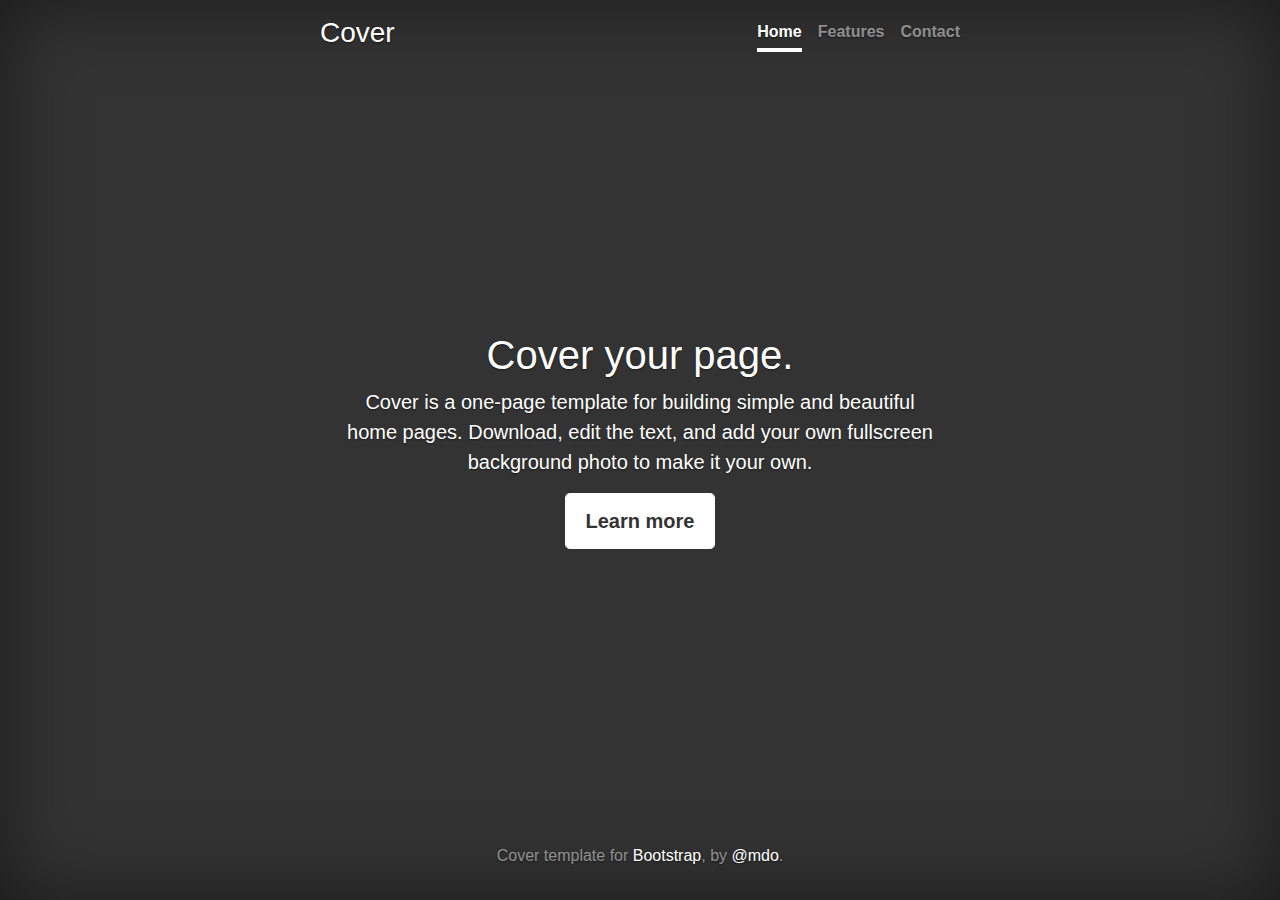
<file: Lab_Frontend_React/Sourcesbootstrap-4.0.0/docs/4.0/examples/cover/index.html>
<!doctype html>
<html lang="en">
  <head>
    <meta charset="utf-8">
    <meta name="viewport" content="width=device-width, initial-scale=1, shrink-to-fit=no">
    <meta name="description" content="">
    <meta name="author" content="">
    <link rel="icon" href="../../../../favicon.ico">

    <title>Cover Template for Bootstrap</title>

    <!-- Bootstrap core CSS -->
    <link href="../../../../dist/css/bootstrap.min.css" rel="stylesheet">

    <!-- Custom styles for this template -->
    <link href="cover.css" rel="stylesheet">
  </head>

  <body class="text-center">

    <div class="cover-container d-flex h-100 p-3 mx-auto flex-column">
      <header class="masthead mb-auto">
        <div class="inner">
          <h3 class="masthead-brand">Cover</h3>
          <nav class="nav nav-masthead justify-content-center">
            <a class="nav-link active" href="#">Home</a>
            <a class="nav-link" href="#">Features</a>
            <a class="nav-link" href="#">Contact</a>
          </nav>
        </div>
      </header>

      <main role="main" class="inner cover">
        <h1 class="cover-heading">Cover your page.</h1>
        <p class="lead">Cover is a one-page template for building simple and beautiful home pages. Download, edit the text, and add your own fullscreen background photo to make it your own.</p>
        <p class="lead">
          <a href="#" class="btn btn-lg btn-secondary">Learn more</a>
        </p>
      </main>

      <footer class="mastfoot mt-auto">
        <div class="inner">
          <p>Cover template for <a href="https://getbootstrap.com/">Bootstrap</a>, by <a href="https://twitter.com/mdo">@mdo</a>.</p>
        </div>
      </footer>
    </div>


    <!-- Bootstrap core JavaScript
    ================================================== -->
    <!-- Placed at the end of the document so the pages load faster -->
    <script src="https://code.jquery.com/jquery-3.2.1.slim.min.js" integrity="sha384-KJ3o2DKtIkvYIK3UENzmM7KCkRr/rE9/Qpg6aAZGJwFDMVNA/GpGFF93hXpG5KkN" crossorigin="anonymous"></script>
    <script>window.jQuery || document.write('<script src="../../../../assets/js/vendor/jquery-slim.min.js"><\/script>')</script>
    <script src="../../../../assets/js/vendor/popper.min.js"></script>
    <script src="../../../../dist/js/bootstrap.min.js"></script>
  </body>
</html>
</file>
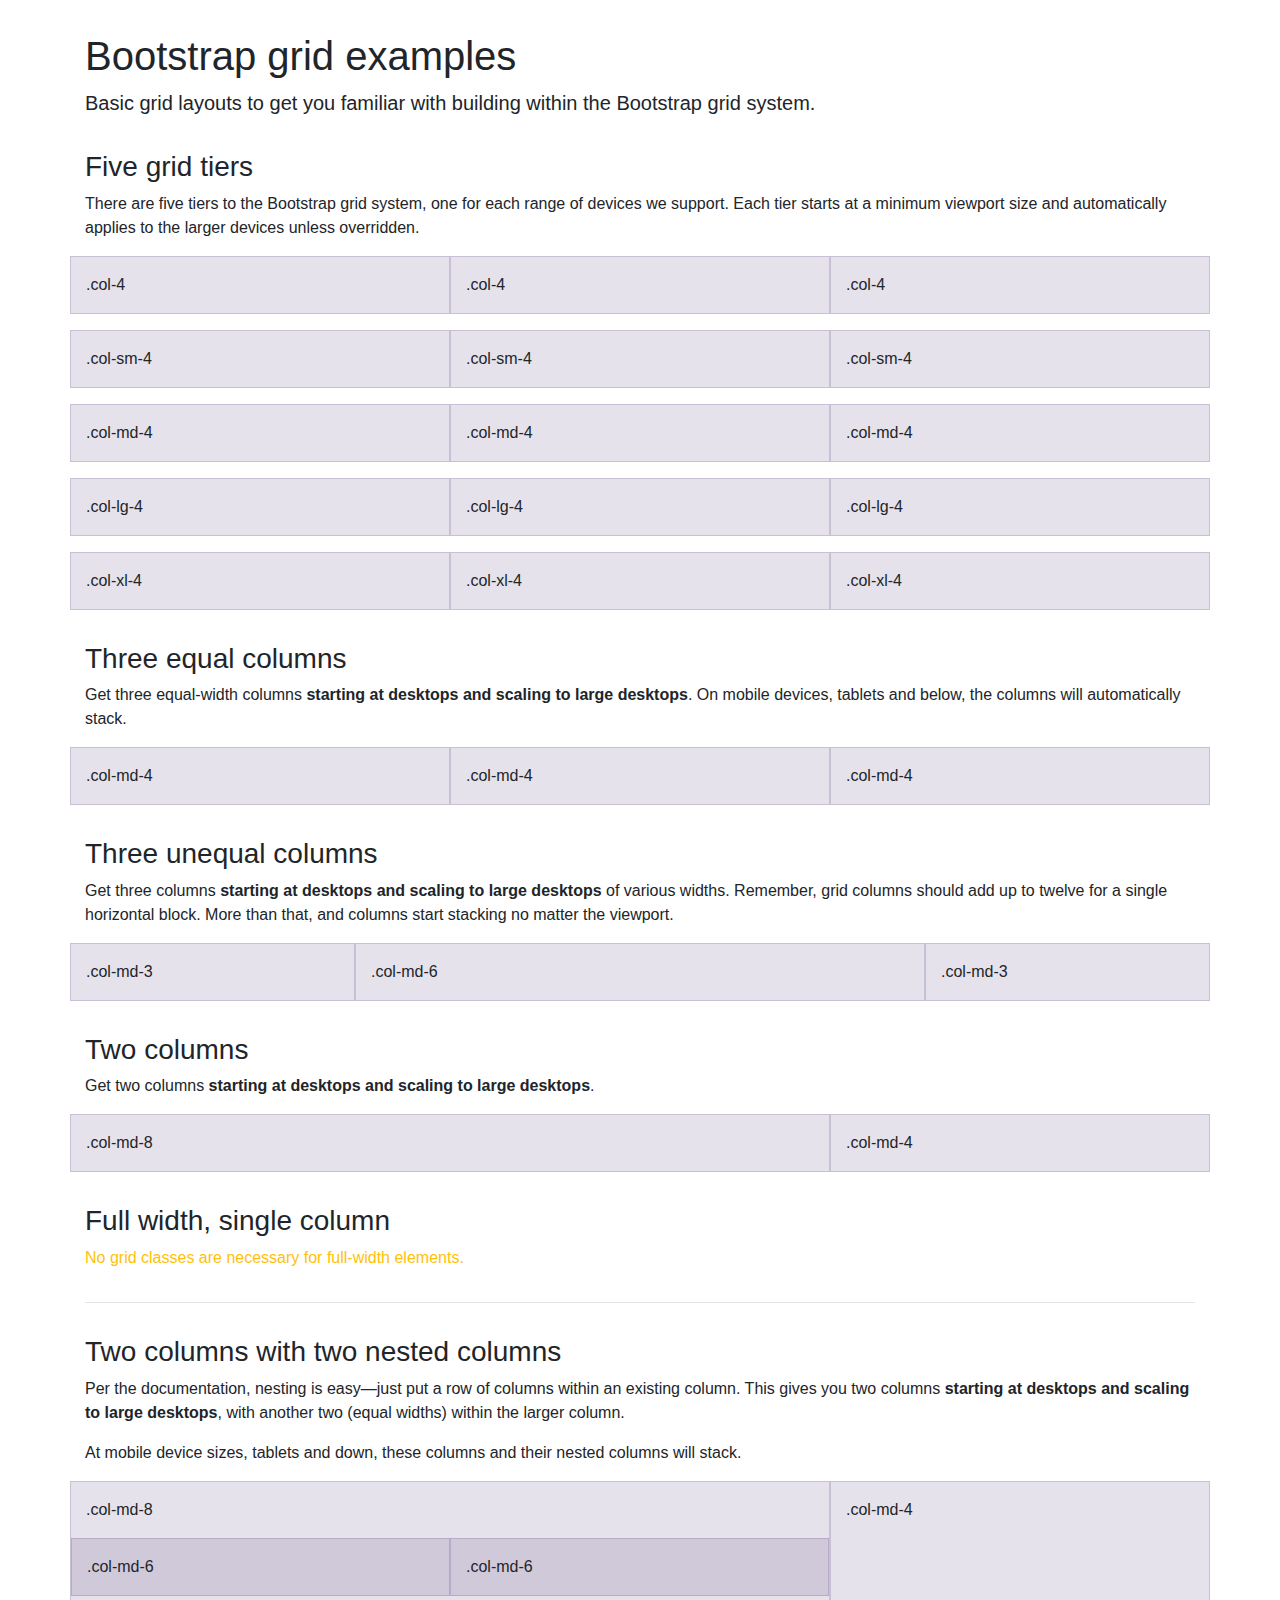
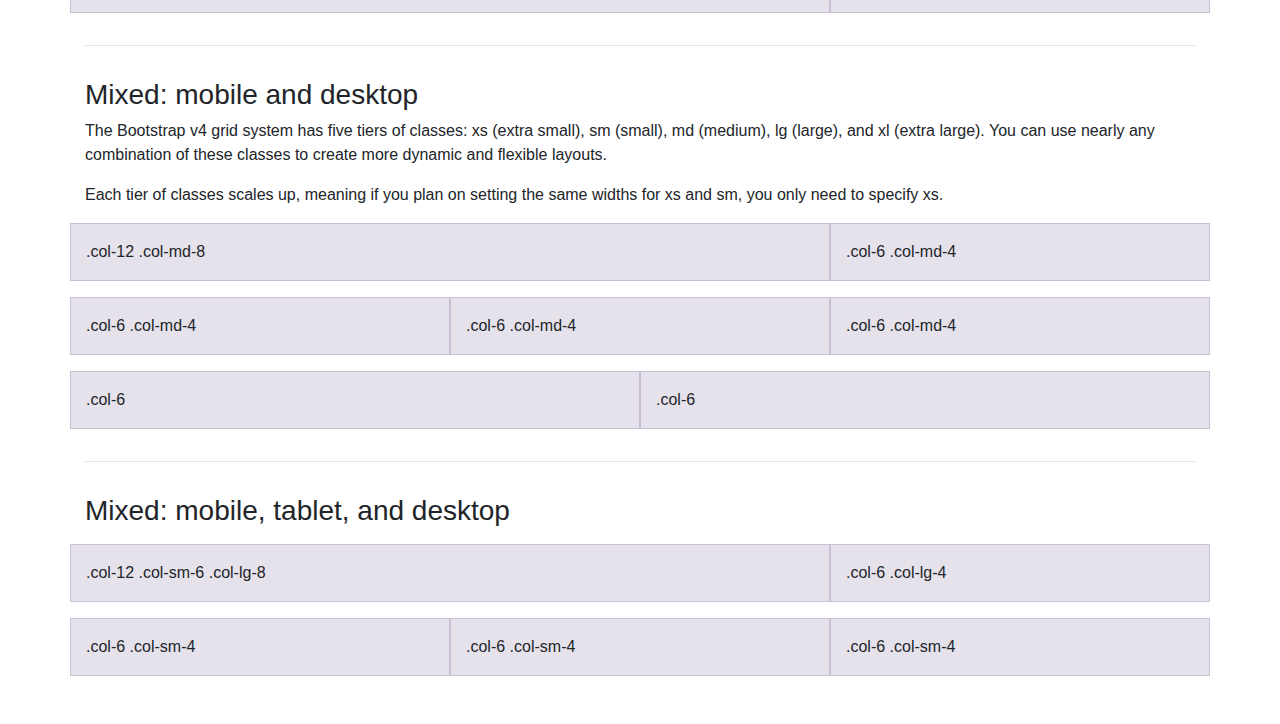
<file: Lab_Frontend_React/Sourcesbootstrap-4.0.0/docs/4.0/examples/grid/index.html>
<!doctype html>
<html lang="en">
  <head>
    <meta charset="utf-8">
    <meta name="viewport" content="width=device-width, initial-scale=1, shrink-to-fit=no">
    <meta name="description" content="">
    <meta name="author" content="">
    <link rel="icon" href="../../../../favicon.ico">

    <title>Grid Template for Bootstrap</title>

    <!-- Bootstrap core CSS -->
    <link href="../../../../dist/css/bootstrap.min.css" rel="stylesheet">

    <!-- Custom styles for this template -->
    <link href="grid.css" rel="stylesheet">
  </head>

  <body>
    <div class="container">

      <h1>Bootstrap grid examples</h1>
      <p class="lead">Basic grid layouts to get you familiar with building within the Bootstrap grid system.</p>

      <h3>Five grid tiers</h3>
      <p>There are five tiers to the Bootstrap grid system, one for each range of devices we support. Each tier starts at a minimum viewport size and automatically applies to the larger devices unless overridden.</p>

      <div class="row">
        <div class="col-4">.col-4</div>
        <div class="col-4">.col-4</div>
        <div class="col-4">.col-4</div>
      </div>

      <div class="row">
        <div class="col-sm-4">.col-sm-4</div>
        <div class="col-sm-4">.col-sm-4</div>
        <div class="col-sm-4">.col-sm-4</div>
      </div>

      <div class="row">
        <div class="col-md-4">.col-md-4</div>
        <div class="col-md-4">.col-md-4</div>
        <div class="col-md-4">.col-md-4</div>
      </div>

      <div class="row">
        <div class="col-lg-4">.col-lg-4</div>
        <div class="col-lg-4">.col-lg-4</div>
        <div class="col-lg-4">.col-lg-4</div>
      </div>

      <div class="row">
        <div class="col-xl-4">.col-xl-4</div>
        <div class="col-xl-4">.col-xl-4</div>
        <div class="col-xl-4">.col-xl-4</div>
      </div>

      <h3>Three equal columns</h3>
      <p>Get three equal-width columns <strong>starting at desktops and scaling to large desktops</strong>. On mobile devices, tablets and below, the columns will automatically stack.</p>
      <div class="row">
        <div class="col-md-4">.col-md-4</div>
        <div class="col-md-4">.col-md-4</div>
        <div class="col-md-4">.col-md-4</div>
      </div>

      <h3>Three unequal columns</h3>
      <p>Get three columns <strong>starting at desktops and scaling to large desktops</strong> of various widths. Remember, grid columns should add up to twelve for a single horizontal block. More than that, and columns start stacking no matter the viewport.</p>
      <div class="row">
        <div class="col-md-3">.col-md-3</div>
        <div class="col-md-6">.col-md-6</div>
        <div class="col-md-3">.col-md-3</div>
      </div>

      <h3>Two columns</h3>
      <p>Get two columns <strong>starting at desktops and scaling to large desktops</strong>.</p>
      <div class="row">
        <div class="col-md-8">.col-md-8</div>
        <div class="col-md-4">.col-md-4</div>
      </div>

      <h3>Full width, single column</h3>
      <p class="text-warning">No grid classes are necessary for full-width elements.</p>

      <hr>

      <h3>Two columns with two nested columns</h3>
      <p>Per the documentation, nesting is easy—just put a row of columns within an existing column. This gives you two columns <strong>starting at desktops and scaling to large desktops</strong>, with another two (equal widths) within the larger column.</p>
      <p>At mobile device sizes, tablets and down, these columns and their nested columns will stack.</p>
      <div class="row">
        <div class="col-md-8">
          .col-md-8
          <div class="row">
            <div class="col-md-6">.col-md-6</div>
            <div class="col-md-6">.col-md-6</div>
          </div>
        </div>
        <div class="col-md-4">.col-md-4</div>
      </div>

      <hr>

      <h3>Mixed: mobile and desktop</h3>
      <p>The Bootstrap v4 grid system has five tiers of classes: xs (extra small), sm (small), md (medium), lg (large), and xl (extra large). You can use nearly any combination of these classes to create more dynamic and flexible layouts.</p>
      <p>Each tier of classes scales up, meaning if you plan on setting the same widths for xs and sm, you only need to specify xs.</p>
      <div class="row">
        <div class="col-12 col-md-8">.col-12 .col-md-8</div>
        <div class="col-6 col-md-4">.col-6 .col-md-4</div>
      </div>
      <div class="row">
        <div class="col-6 col-md-4">.col-6 .col-md-4</div>
        <div class="col-6 col-md-4">.col-6 .col-md-4</div>
        <div class="col-6 col-md-4">.col-6 .col-md-4</div>
      </div>
      <div class="row">
        <div class="col-6">.col-6</div>
        <div class="col-6">.col-6</div>
      </div>

      <hr>

      <h3>Mixed: mobile, tablet, and desktop</h3>
      <p></p>
      <div class="row">
        <div class="col-12 col-sm-6 col-lg-8">.col-12 .col-sm-6 .col-lg-8</div>
        <div class="col-6 col-lg-4">.col-6 .col-lg-4</div>
      </div>
      <div class="row">
        <div class="col-6 col-sm-4">.col-6 .col-sm-4</div>
        <div class="col-6 col-sm-4">.col-6 .col-sm-4</div>
        <div class="col-6 col-sm-4">.col-6 .col-sm-4</div>
      </div>

    </div> <!-- /container -->
  </body>
</html>
</file>
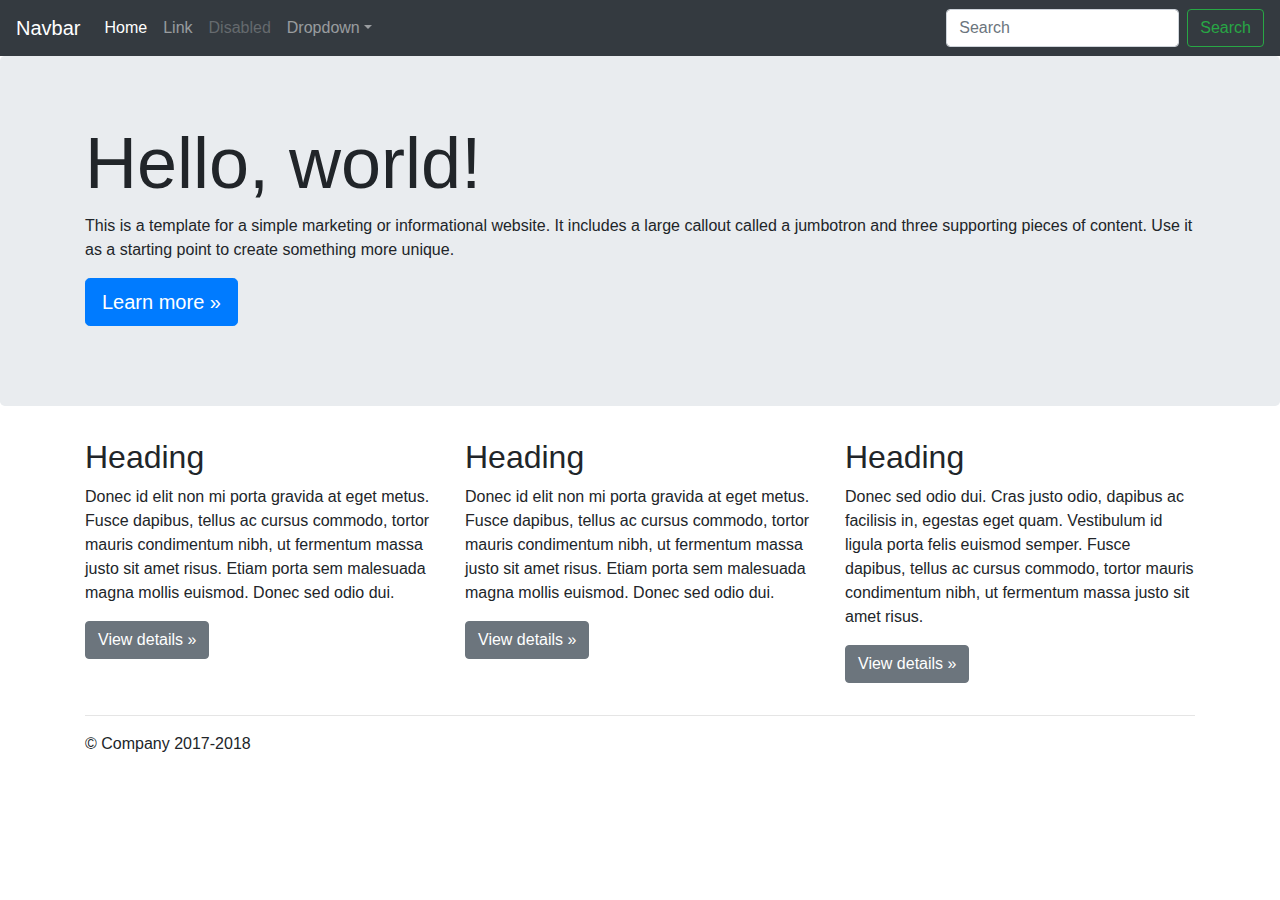
<file: Lab_Frontend_React/Sourcesbootstrap-4.0.0/docs/4.0/examples/jumbotron/index.html>
<!doctype html>
<html lang="en">
  <head>
    <meta charset="utf-8">
    <meta name="viewport" content="width=device-width, initial-scale=1, shrink-to-fit=no">
    <meta name="description" content="">
    <meta name="author" content="">
    <link rel="icon" href="../../../../favicon.ico">

    <title>Jumbotron Template for Bootstrap</title>

    <!-- Bootstrap core CSS -->
    <link href="../../../../dist/css/bootstrap.min.css" rel="stylesheet">

    <!-- Custom styles for this template -->
    <link href="jumbotron.css" rel="stylesheet">
  </head>

  <body>

    <nav class="navbar navbar-expand-md navbar-dark fixed-top bg-dark">
      <a class="navbar-brand" href="#">Navbar</a>
      <button class="navbar-toggler" type="button" data-toggle="collapse" data-target="#navbarsExampleDefault" aria-controls="navbarsExampleDefault" aria-expanded="false" aria-label="Toggle navigation">
        <span class="navbar-toggler-icon"></span>
      </button>

      <div class="collapse navbar-collapse" id="navbarsExampleDefault">
        <ul class="navbar-nav mr-auto">
          <li class="nav-item active">
            <a class="nav-link" href="#">Home <span class="sr-only">(current)</span></a>
          </li>
          <li class="nav-item">
            <a class="nav-link" href="#">Link</a>
          </li>
          <li class="nav-item">
            <a class="nav-link disabled" href="#">Disabled</a>
          </li>
          <li class="nav-item dropdown">
            <a class="nav-link dropdown-toggle" href="http://example.com" id="dropdown01" data-toggle="dropdown" aria-haspopup="true" aria-expanded="false">Dropdown</a>
            <div class="dropdown-menu" aria-labelledby="dropdown01">
              <a class="dropdown-item" href="#">Action</a>
              <a class="dropdown-item" href="#">Another action</a>
              <a class="dropdown-item" href="#">Something else here</a>
            </div>
          </li>
        </ul>
        <form class="form-inline my-2 my-lg-0">
          <input class="form-control mr-sm-2" type="text" placeholder="Search" aria-label="Search">
          <button class="btn btn-outline-success my-2 my-sm-0" type="submit">Search</button>
        </form>
      </div>
    </nav>

    <main role="main">

      <!-- Main jumbotron for a primary marketing message or call to action -->
      <div class="jumbotron">
        <div class="container">
          <h1 class="display-3">Hello, world!</h1>
          <p>This is a template for a simple marketing or informational website. It includes a large callout called a jumbotron and three supporting pieces of content. Use it as a starting point to create something more unique.</p>
          <p><a class="btn btn-primary btn-lg" href="#" role="button">Learn more &raquo;</a></p>
        </div>
      </div>

      <div class="container">
        <!-- Example row of columns -->
        <div class="row">
          <div class="col-md-4">
            <h2>Heading</h2>
            <p>Donec id elit non mi porta gravida at eget metus. Fusce dapibus, tellus ac cursus commodo, tortor mauris condimentum nibh, ut fermentum massa justo sit amet risus. Etiam porta sem malesuada magna mollis euismod. Donec sed odio dui. </p>
            <p><a class="btn btn-secondary" href="#" role="button">View details &raquo;</a></p>
          </div>
          <div class="col-md-4">
            <h2>Heading</h2>
            <p>Donec id elit non mi porta gravida at eget metus. Fusce dapibus, tellus ac cursus commodo, tortor mauris condimentum nibh, ut fermentum massa justo sit amet risus. Etiam porta sem malesuada magna mollis euismod. Donec sed odio dui. </p>
            <p><a class="btn btn-secondary" href="#" role="button">View details &raquo;</a></p>
          </div>
          <div class="col-md-4">
            <h2>Heading</h2>
            <p>Donec sed odio dui. Cras justo odio, dapibus ac facilisis in, egestas eget quam. Vestibulum id ligula porta felis euismod semper. Fusce dapibus, tellus ac cursus commodo, tortor mauris condimentum nibh, ut fermentum massa justo sit amet risus.</p>
            <p><a class="btn btn-secondary" href="#" role="button">View details &raquo;</a></p>
          </div>
        </div>

        <hr>

      </div> <!-- /container -->

    </main>

    <footer class="container">
      <p>&copy; Company 2017-2018</p>
    </footer>

    <!-- Bootstrap core JavaScript
    ================================================== -->
    <!-- Placed at the end of the document so the pages load faster -->
    <script src="https://code.jquery.com/jquery-3.2.1.slim.min.js" integrity="sha384-KJ3o2DKtIkvYIK3UENzmM7KCkRr/rE9/Qpg6aAZGJwFDMVNA/GpGFF93hXpG5KkN" crossorigin="anonymous"></script>
    <script>window.jQuery || document.write('<script src="../../../../assets/js/vendor/jquery-slim.min.js"><\/script>')</script>
    <script src="../../../../assets/js/vendor/popper.min.js"></script>
    <script src="../../../../dist/js/bootstrap.min.js"></script>
  </body>
</html>
</file>
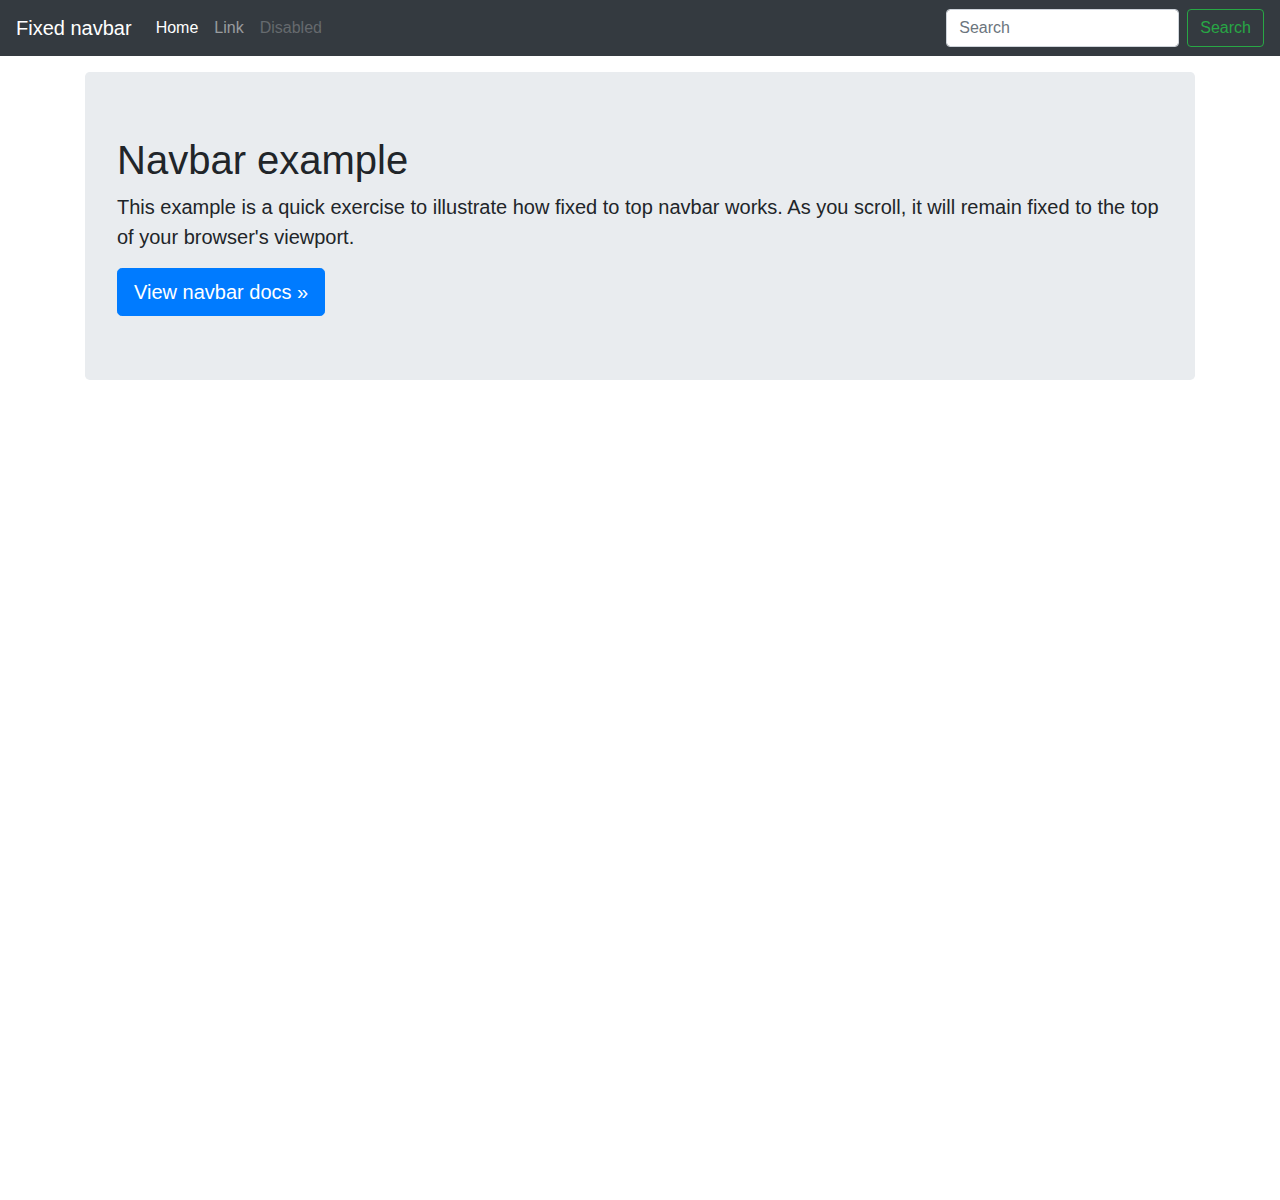
<file: Lab_Frontend_React/Sourcesbootstrap-4.0.0/docs/4.0/examples/navbar-fixed/index.html>
<!doctype html>
<html lang="en">
  <head>
    <meta charset="utf-8">
    <meta name="viewport" content="width=device-width, initial-scale=1, shrink-to-fit=no">
    <meta name="description" content="">
    <meta name="author" content="">
    <link rel="icon" href="../../../../favicon.ico">

    <title>Fixed top navbar example for Bootstrap</title>

    <!-- Bootstrap core CSS -->
    <link href="../../../../dist/css/bootstrap.min.css" rel="stylesheet">

    <!-- Custom styles for this template -->
    <link href="navbar-top-fixed.css" rel="stylesheet">
  </head>

  <body>

    <nav class="navbar navbar-expand-md navbar-dark fixed-top bg-dark">
      <a class="navbar-brand" href="#">Fixed navbar</a>
      <button class="navbar-toggler" type="button" data-toggle="collapse" data-target="#navbarCollapse" aria-controls="navbarCollapse" aria-expanded="false" aria-label="Toggle navigation">
        <span class="navbar-toggler-icon"></span>
      </button>
      <div class="collapse navbar-collapse" id="navbarCollapse">
        <ul class="navbar-nav mr-auto">
          <li class="nav-item active">
            <a class="nav-link" href="#">Home <span class="sr-only">(current)</span></a>
          </li>
          <li class="nav-item">
            <a class="nav-link" href="#">Link</a>
          </li>
          <li class="nav-item">
            <a class="nav-link disabled" href="#">Disabled</a>
          </li>
        </ul>
        <form class="form-inline mt-2 mt-md-0">
          <input class="form-control mr-sm-2" type="text" placeholder="Search" aria-label="Search">
          <button class="btn btn-outline-success my-2 my-sm-0" type="submit">Search</button>
        </form>
      </div>
    </nav>

    <main role="main" class="container">
      <div class="jumbotron">
        <h1>Navbar example</h1>
        <p class="lead">This example is a quick exercise to illustrate how fixed to top navbar works. As you scroll, it will remain fixed to the top of your browser's viewport.</p>
        <a class="btn btn-lg btn-primary" href="../../components/navbar/" role="button">View navbar docs &raquo;</a>
      </div>
    </main>

    <!-- Bootstrap core JavaScript
    ================================================== -->
    <!-- Placed at the end of the document so the pages load faster -->
    <script src="https://code.jquery.com/jquery-3.2.1.slim.min.js" integrity="sha384-KJ3o2DKtIkvYIK3UENzmM7KCkRr/rE9/Qpg6aAZGJwFDMVNA/GpGFF93hXpG5KkN" crossorigin="anonymous"></script>
    <script>window.jQuery || document.write('<script src="../../../../assets/js/vendor/jquery-slim.min.js"><\/script>')</script>
    <script src="../../../../assets/js/vendor/popper.min.js"></script>
    <script src="../../../../dist/js/bootstrap.min.js"></script>
  </body>
</html>
</file>
<file: Lab_Frontend_React/Sourcesbootstrap-4.0.0/docs/4.0/examples/album/album.css>
:root {
  --jumbotron-padding-y: 3rem;
}

.jumbotron {
  padding-top: var(--jumbotron-padding-y);
  padding-bottom: var(--jumbotron-padding-y);
  margin-bottom: 0;
  background-color: #fff;
}
@media (min-width: 768px) {
  .jumbotron {
    padding-top: calc(var(--jumbotron-padding-y) * 2);
    padding-bottom: calc(var(--jumbotron-padding-y) * 2);
  }
}

.jumbotron p:last-child {
  margin-bottom: 0;
}

.jumbotron-heading {
  font-weight: 300;
}

.jumbotron .container {
  max-width: 40rem;
}

footer {
  padding-top: 3rem;
  padding-bottom: 3rem;
}

footer p {
  margin-bottom: .25rem;
}

.box-shadow { box-shadow: 0 .25rem .75rem rgba(0, 0, 0, .05); }
</file>
<file: Lab_Frontend_React/Sourcesbootstrap-4.0.0/docs/4.0/examples/blog/blog.css>
/* stylelint-disable selector-list-comma-newline-after */

.blog-header {
  line-height: 1;
  border-bottom: 1px solid #e5e5e5;
}

.blog-header-logo {
  font-family: "Playfair Display", Georgia, "Times New Roman", serif;
  font-size: 2.25rem;
}

.blog-header-logo:hover {
  text-decoration: none;
}

h1, h2, h3, h4, h5, h6 {
  font-family: "Playfair Display", Georgia, "Times New Roman", serif;
}

.display-4 {
  font-size: 2.5rem;
}
@media (min-width: 768px) {
  .display-4 {
    font-size: 3rem;
  }
}

.nav-scroller {
  position: relative;
  z-index: 2;
  height: 2.75rem;
  overflow-y: hidden;
}

.nav-scroller .nav {
  display: -webkit-box;
  display: -ms-flexbox;
  display: flex;
  -ms-flex-wrap: nowrap;
  flex-wrap: nowrap;
  padding-bottom: 1rem;
  margin-top: -1px;
  overflow-x: auto;
  text-align: center;
  white-space: nowrap;
  -webkit-overflow-scrolling: touch;
}

.nav-scroller .nav-link {
  padding-top: .75rem;
  padding-bottom: .75rem;
  font-size: .875rem;
}

.card-img-right {
  height: 100%;
  border-radius: 0 3px 3px 0;
}

.flex-auto {
  -ms-flex: 0 0 auto;
  -webkit-box-flex: 0;
  flex: 0 0 auto;
}

.h-250 { height: 250px; }
@media (min-width: 768px) {
  .h-md-250 { height: 250px; }
}

.border-top { border-top: 1px solid #e5e5e5; }
.border-bottom { border-bottom: 1px solid #e5e5e5; }

.box-shadow { box-shadow: 0 .25rem .75rem rgba(0, 0, 0, .05); }

/*
 * Blog name and description
 */
.blog-title {
  margin-bottom: 0;
  font-size: 2rem;
  font-weight: 400;
}
.blog-description {
  font-size: 1.1rem;
  color: #999;
}

@media (min-width: 40em) {
  .blog-title {
    font-size: 3.5rem;
  }
}

/* Pagination */
.blog-pagination {
  margin-bottom: 4rem;
}
.blog-pagination > .btn {
  border-radius: 2rem;
}

/*
 * Blog posts
 */
.blog-post {
  margin-bottom: 4rem;
}
.blog-post-title {
  margin-bottom: .25rem;
  font-size: 2.5rem;
}
.blog-post-meta {
  margin-bottom: 1.25rem;
  color: #999;
}

/*
 * Footer
 */
.blog-footer {
  padding: 2.5rem 0;
  color: #999;
  text-align: center;
  background-color: #f9f9f9;
  border-top: .05rem solid #e5e5e5;
}
.blog-footer p:last-child {
  margin-bottom: 0;
}
</file>
<file: Lab_Frontend_React/Sourcesbootstrap-4.0.0/docs/4.0/examples/carousel/carousel.css>
/* GLOBAL STYLES
-------------------------------------------------- */
/* Padding below the footer and lighter body text */

body {
  padding-top: 3rem;
  padding-bottom: 3rem;
  color: #5a5a5a;
}


/* CUSTOMIZE THE CAROUSEL
-------------------------------------------------- */

/* Carousel base class */
.carousel {
  margin-bottom: 4rem;
}
/* Since positioning the image, we need to help out the caption */
.carousel-caption {
  bottom: 3rem;
  z-index: 10;
}

/* Declare heights because of positioning of img element */
.carousel-item {
  height: 32rem;
  background-color: #777;
}
.carousel-item > img {
  position: absolute;
  top: 0;
  left: 0;
  min-width: 100%;
  height: 32rem;
}


/* MARKETING CONTENT
-------------------------------------------------- */

/* Center align the text within the three columns below the carousel */
.marketing .col-lg-4 {
  margin-bottom: 1.5rem;
  text-align: center;
}
.marketing h2 {
  font-weight: 400;
}
.marketing .col-lg-4 p {
  margin-right: .75rem;
  margin-left: .75rem;
}


/* Featurettes
------------------------- */

.featurette-divider {
  margin: 5rem 0; /* Space out the Bootstrap <hr> more */
}

/* Thin out the marketing headings */
.featurette-heading {
  font-weight: 300;
  line-height: 1;
  letter-spacing: -.05rem;
}


/* RESPONSIVE CSS
-------------------------------------------------- */

@media (min-width: 40em) {
  /* Bump up size of carousel content */
  .carousel-caption p {
    margin-bottom: 1.25rem;
    font-size: 1.25rem;
    line-height: 1.4;
  }

  .featurette-heading {
    font-size: 50px;
  }
}

@media (min-width: 62em) {
  .featurette-heading {
    margin-top: 7rem;
  }
}
</file>
<file: Lab_Frontend_React/Sourcesbootstrap-4.0.0/docs/4.0/examples/cover/cover.css>
/*
 * Globals
 */

/* Links */
a,
a:focus,
a:hover {
  color: #fff;
}

/* Custom default button */
.btn-secondary,
.btn-secondary:hover,
.btn-secondary:focus {
  color: #333;
  text-shadow: none; /* Prevent inheritance from `body` */
  background-color: #fff;
  border: .05rem solid #fff;
}


/*
 * Base structure
 */

html,
body {
  height: 100%;
  background-color: #333;
}

body {
  display: -ms-flexbox;
  display: -webkit-box;
  display: flex;
  -ms-flex-pack: center;
  -webkit-box-pack: center;
  justify-content: center;
  color: #fff;
  text-shadow: 0 .05rem .1rem rgba(0, 0, 0, .5);
  box-shadow: inset 0 0 5rem rgba(0, 0, 0, .5);
}

.cover-container {
  max-width: 42em;
}


/*
 * Header
 */
.masthead {
  margin-bottom: 2rem;
}

.masthead-brand {
  margin-bottom: 0;
}

.nav-masthead .nav-link {
  padding: .25rem 0;
  font-weight: 700;
  color: rgba(255, 255, 255, .5);
  background-color: transparent;
  border-bottom: .25rem solid transparent;
}

.nav-masthead .nav-link:hover,
.nav-masthead .nav-link:focus {
  border-bottom-color: rgba(255, 255, 255, .25);
}

.nav-masthead .nav-link + .nav-link {
  margin-left: 1rem;
}

.nav-masthead .active {
  color: #fff;
  border-bottom-color: #fff;
}

@media (min-width: 48em) {
  .masthead-brand {
    float: left;
  }
  .nav-masthead {
    float: right;
  }
}


/*
 * Cover
 */
.cover {
  padding: 0 1.5rem;
}
.cover .btn-lg {
  padding: .75rem 1.25rem;
  font-weight: 700;
}


/*
 * Footer
 */
.mastfoot {
  color: rgba(255, 255, 255, .5);
}
</file>
<file: Lab_Frontend_React/Sourcesbootstrap-4.0.0/docs/4.0/examples/grid/grid.css>
body {
  padding-top: 2rem;
  padding-bottom: 2rem;
}

h3 {
  margin-top: 2rem;
}

.row {
  margin-bottom: 1rem;
}
.row .row {
  margin-top: 1rem;
  margin-bottom: 0;
}
[class*="col-"] {
  padding-top: 1rem;
  padding-bottom: 1rem;
  background-color: rgba(86, 61, 124, .15);
  border: 1px solid rgba(86, 61, 124, .2);
}

hr {
  margin-top: 2rem;
  margin-bottom: 2rem;
}
</file>
<file: Lab_Frontend_React/Sourcesbootstrap-4.0.0/docs/4.0/examples/jumbotron/jumbotron.css>
/* Move down content because we have a fixed navbar that is 3.5rem tall */
body {
  padding-top: 3.5rem;
}
</file>
<file: Lab_Frontend_React/Sourcesbootstrap-4.0.0/docs/4.0/examples/navbar-fixed/navbar-top-fixed.css>
/* Show it is fixed to the top */
body {
  min-height: 75rem;
  padding-top: 4.5rem;
}
</file>
<file: Lab_Frontend_React/Sourcesbootstrap-4.0.0/js/tests/vendor/qunit.css>
/*!
 * QUnit 2.4.1
 * https://qunitjs.com/
 *
 * Copyright jQuery Foundation and other contributors
 * Released under the MIT license
 * https://jquery.org/license
 *
 * Date: 2017-10-22T05:12Z
 */

/** Font Family and Sizes */

#qunit-tests, #qunit-header, #qunit-banner, #qunit-testrunner-toolbar, #qunit-filteredTest, #qunit-userAgent, #qunit-testresult {
	font-family: "Helvetica Neue Light", "HelveticaNeue-Light", "Helvetica Neue", Calibri, Helvetica, Arial, sans-serif;
}

#qunit-testrunner-toolbar, #qunit-filteredTest, #qunit-userAgent, #qunit-testresult, #qunit-tests li { font-size: small; }
#qunit-tests { font-size: smaller; }


/** Resets */

#qunit-tests, #qunit-header, #qunit-banner, #qunit-filteredTest, #qunit-userAgent, #qunit-testresult, #qunit-modulefilter {
	margin: 0;
	padding: 0;
}


/** Header (excluding toolbar) */

#qunit-header {
	padding: 0.5em 0 0.5em 1em;

	color: #8699A4;
	background-color: #0D3349;

	font-size: 1.5em;
	line-height: 1em;
	font-weight: 400;

	border-radius: 5px 5px 0 0;
}

#qunit-header a {
	text-decoration: none;
	color: #C2CCD1;
}

#qunit-header a:hover,
#qunit-header a:focus {
	color: #FFF;
}

#qunit-banner {
	height: 5px;
}

#qunit-filteredTest {
	padding: 0.5em 1em 0.5em 1em;
	color: #366097;
	background-color: #F4FF77;
}

#qunit-userAgent {
	padding: 0.5em 1em 0.5em 1em;
	color: #FFF;
	background-color: #2B81AF;
	text-shadow: rgba(0, 0, 0, 0.5) 2px 2px 1px;
}


/** Toolbar */

#qunit-testrunner-toolbar {
	padding: 0.5em 1em 0.5em 1em;
	color: #5E740B;
	background-color: #EEE;
}

#qunit-testrunner-toolbar .clearfix {
	height: 0;
	clear: both;
}

#qunit-testrunner-toolbar label {
	display: inline-block;
}

#qunit-testrunner-toolbar input[type=checkbox],
#qunit-testrunner-toolbar input[type=radio] {
	margin: 3px;
	vertical-align: -2px;
}

#qunit-testrunner-toolbar input[type=text] {
	box-sizing: border-box;
	height: 1.6em;
}

.qunit-url-config,
.qunit-filter,
#qunit-modulefilter {
	display: inline-block;
	line-height: 2.1em;
}

.qunit-filter,
#qunit-modulefilter {
	float: right;
	position: relative;
	margin-left: 1em;
}

.qunit-url-config label {
	margin-right: 0.5em;
}

#qunit-modulefilter-search {
	box-sizing: border-box;
	width: 400px;
}

#qunit-modulefilter-search-container:after {
	position: absolute;
	right: 0.3em;
	content: "\25bc";
	color: black;
}

#qunit-modulefilter-dropdown {
	/* align with #qunit-modulefilter-search */
	box-sizing: border-box;
	width: 400px;
	position: absolute;
	right: 0;
	top: 50%;
	margin-top: 0.8em;

	border: 1px solid #D3D3D3;
	border-top: none;
	border-radius: 0 0 .25em .25em;
	color: #000;
	background-color: #F5F5F5;
	z-index: 99;
}

#qunit-modulefilter-dropdown a {
	color: inherit;
	text-decoration: none;
}

#qunit-modulefilter-dropdown .clickable.checked {
	font-weight: bold;
	color: #000;
	background-color: #D2E0E6;
}

#qunit-modulefilter-dropdown .clickable:hover {
	color: #FFF;
	background-color: #0D3349;
}

#qunit-modulefilter-actions {
	display: block;
	overflow: auto;

	/* align with #qunit-modulefilter-dropdown-list */
	font: smaller/1.5em sans-serif;
}

#qunit-modulefilter-dropdown #qunit-modulefilter-actions > * {
	box-sizing: border-box;
	max-height: 2.8em;
	display: block;
	padding: 0.4em;
}

#qunit-modulefilter-dropdown #qunit-modulefilter-actions > button {
	float: right;
	font: inherit;
}

#qunit-modulefilter-dropdown #qunit-modulefilter-actions > :last-child {
	/* insert padding to align with checkbox margins */
	padding-left: 3px;
}

#qunit-modulefilter-dropdown-list {
	max-height: 200px;
	overflow-y: auto;
	margin: 0;
	border-top: 2px groove threedhighlight;
	padding: 0.4em 0 0;
	font: smaller/1.5em sans-serif;
}

#qunit-modulefilter-dropdown-list li {
	white-space: nowrap;
	overflow: hidden;
	text-overflow: ellipsis;
}

#qunit-modulefilter-dropdown-list .clickable {
	display: block;
	padding-left: 0.15em;
}


/** Tests: Pass/Fail */

#qunit-tests {
	list-style-position: inside;
}

#qunit-tests li {
	padding: 0.4em 1em 0.4em 1em;
	border-bottom: 1px solid #FFF;
	list-style-position: inside;
}

#qunit-tests > li {
	display: none;
}

#qunit-tests li.running,
#qunit-tests li.pass,
#qunit-tests li.fail,
#qunit-tests li.skipped,
#qunit-tests li.aborted {
	display: list-item;
}

#qunit-tests.hidepass {
	position: relative;
}

#qunit-tests.hidepass li.running,
#qunit-tests.hidepass li.pass:not(.todo) {
	visibility: hidden;
	position: absolute;
	width:   0;
	height:  0;
	padding: 0;
	border:  0;
	margin:  0;
}

#qunit-tests li strong {
	cursor: pointer;
}

#qunit-tests li.skipped strong {
	cursor: default;
}

#qunit-tests li a {
	padding: 0.5em;
	color: #C2CCD1;
	text-decoration: none;
}

#qunit-tests li p a {
	padding: 0.25em;
	color: #6B6464;
}
#qunit-tests li a:hover,
#qunit-tests li a:focus {
	color: #000;
}

#qunit-tests li .runtime {
	float: right;
	font-size: smaller;
}

.qunit-assert-list {
	margin-top: 0.5em;
	padding: 0.5em;

	background-color: #FFF;

	border-radius: 5px;
}

.qunit-source {
	margin: 0.6em 0 0.3em;
}

.qunit-collapsed {
	display: none;
}

#qunit-tests table {
	border-collapse: collapse;
	margin-top: 0.2em;
}

#qunit-tests th {
	text-align: right;
	vertical-align: top;
	padding: 0 0.5em 0 0;
}

#qunit-tests td {
	vertical-align: top;
}

#qunit-tests pre {
	margin: 0;
	white-space: pre-wrap;
	word-wrap: break-word;
}

#qunit-tests del {
	color: #374E0C;
	background-color: #E0F2BE;
	text-decoration: none;
}

#qunit-tests ins {
	color: #500;
	background-color: #FFCACA;
	text-decoration: none;
}

/*** Test Counts */

#qunit-tests b.counts                       { color: #000; }
#qunit-tests b.passed                       { color: #5E740B; }
#qunit-tests b.failed                       { color: #710909; }

#qunit-tests li li {
	padding: 5px;
	background-color: #FFF;
	border-bottom: none;
	list-style-position: inside;
}

/*** Passing Styles */

#qunit-tests li li.pass {
	color: #3C510C;
	background-color: #FFF;
	border-left: 10px solid #C6E746;
}

#qunit-tests .pass                          { color: #528CE0; background-color: #D2E0E6; }
#qunit-tests .pass .test-name               { color: #366097; }

#qunit-tests .pass .test-actual,
#qunit-tests .pass .test-expected           { color: #999; }

#qunit-banner.qunit-pass                    { background-color: #C6E746; }

/*** Failing Styles */

#qunit-tests li li.fail {
	color: #710909;
	background-color: #FFF;
	border-left: 10px solid #EE5757;
	white-space: pre;
}

#qunit-tests > li:last-child {
	border-radius: 0 0 5px 5px;
}

#qunit-tests .fail                          { color: #000; background-color: #EE5757; }
#qunit-tests .fail .test-name,
#qunit-tests .fail .module-name             { color: #000; }

#qunit-tests .fail .test-actual             { color: #EE5757; }
#qunit-tests .fail .test-expected           { color: #008000; }

#qunit-banner.qunit-fail                    { background-color: #EE5757; }


/*** Aborted tests */
#qunit-tests .aborted { color: #000; background-color: orange; }
/*** Skipped tests */

#qunit-tests .skipped {
	background-color: #EBECE9;
}

#qunit-tests .qunit-todo-label,
#qunit-tests .qunit-skipped-label {
	background-color: #F4FF77;
	display: inline-block;
	font-style: normal;
	color: #366097;
	line-height: 1.8em;
	padding: 0 0.5em;
	margin: -0.4em 0.4em -0.4em 0;
}

#qunit-tests .qunit-todo-label {
	background-color: #EEE;
}

/** Result */

#qunit-testresult {
	color: #2B81AF;
	background-color: #D2E0E6;

	border-bottom: 1px solid #FFF;
}
#qunit-testresult .clearfix {
	height: 0;
	clear: both;
}
#qunit-testresult .module-name {
	font-weight: 700;
}
#qunit-testresult-display {
	padding: 0.5em 1em 0.5em 1em;
	width: 85%;
	float:left;
}
#qunit-testresult-controls {
	padding: 0.5em 1em 0.5em 1em;
  width: 10%;
	float:left;
}

/** Fixture */

#qunit-fixture {
	position: absolute;
	top: -10000px;
	left: -10000px;
	width: 1000px;
	height: 1000px;
}
</file>
